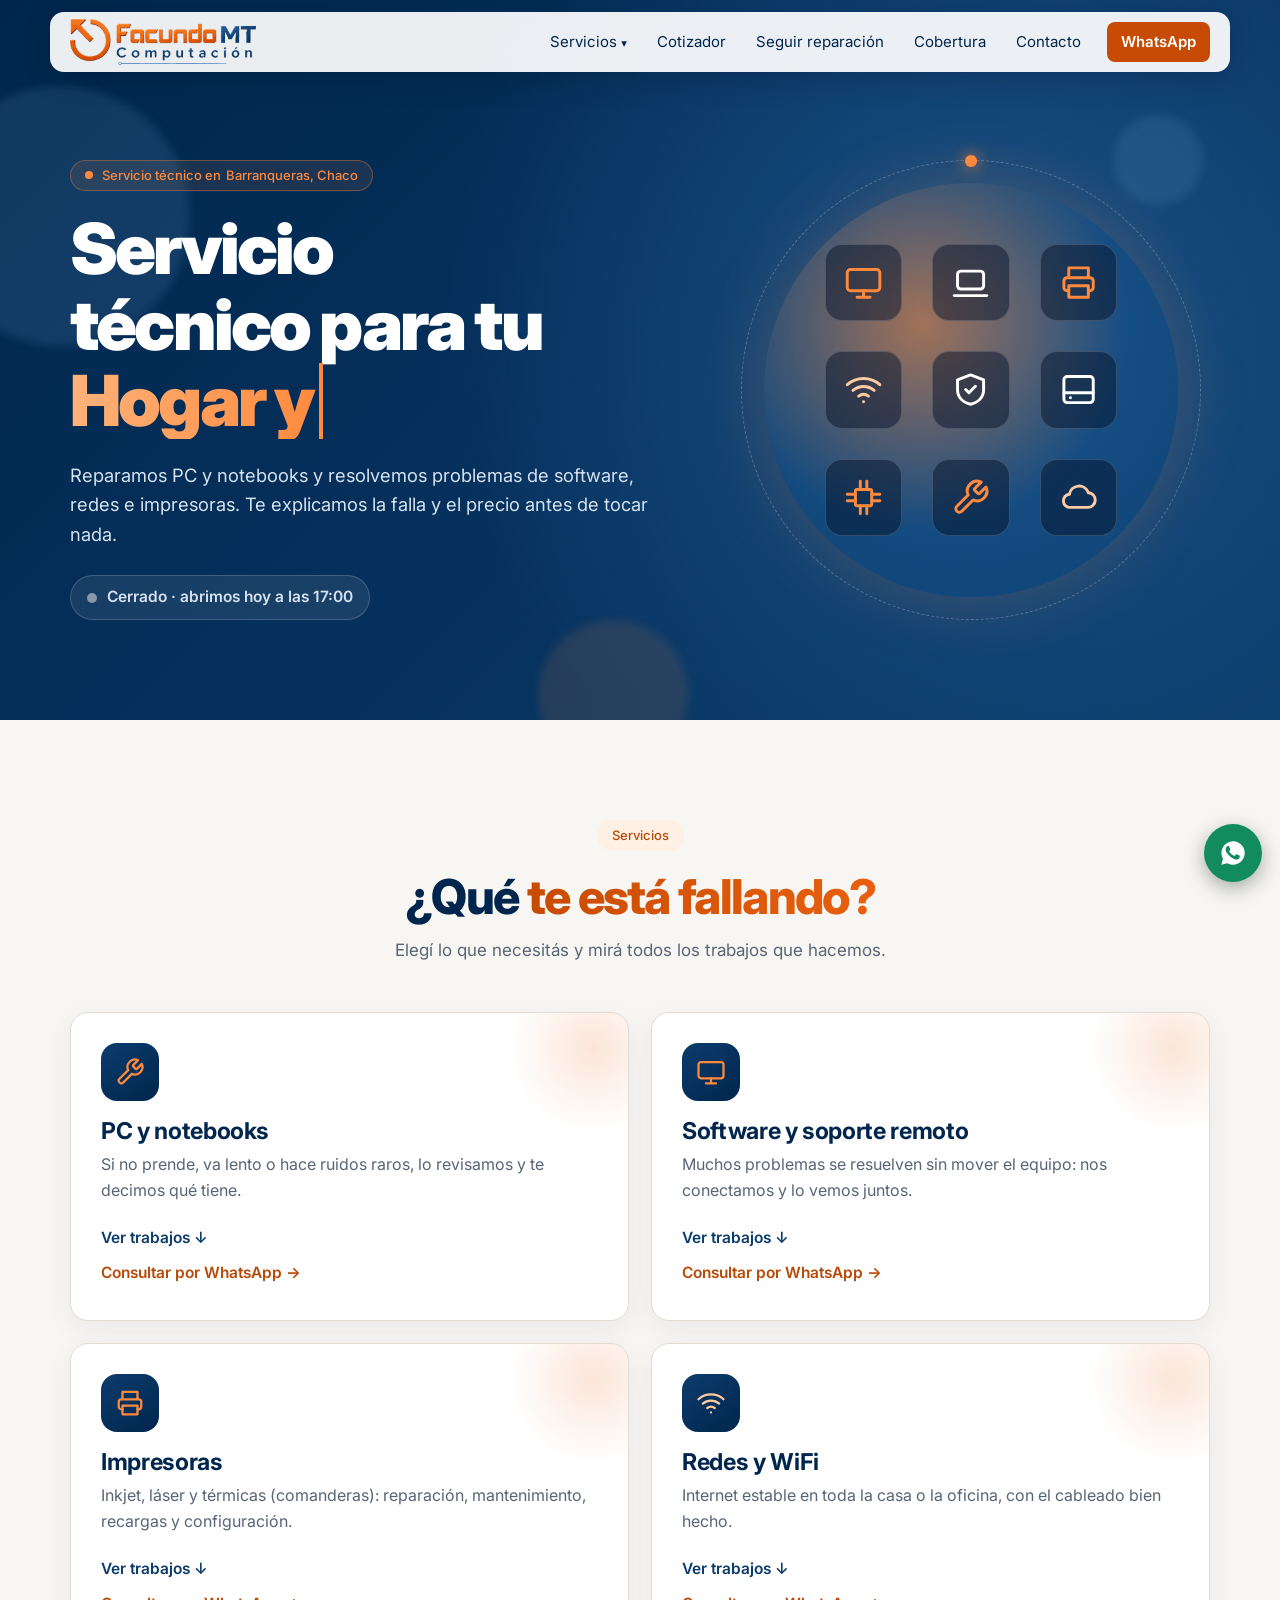
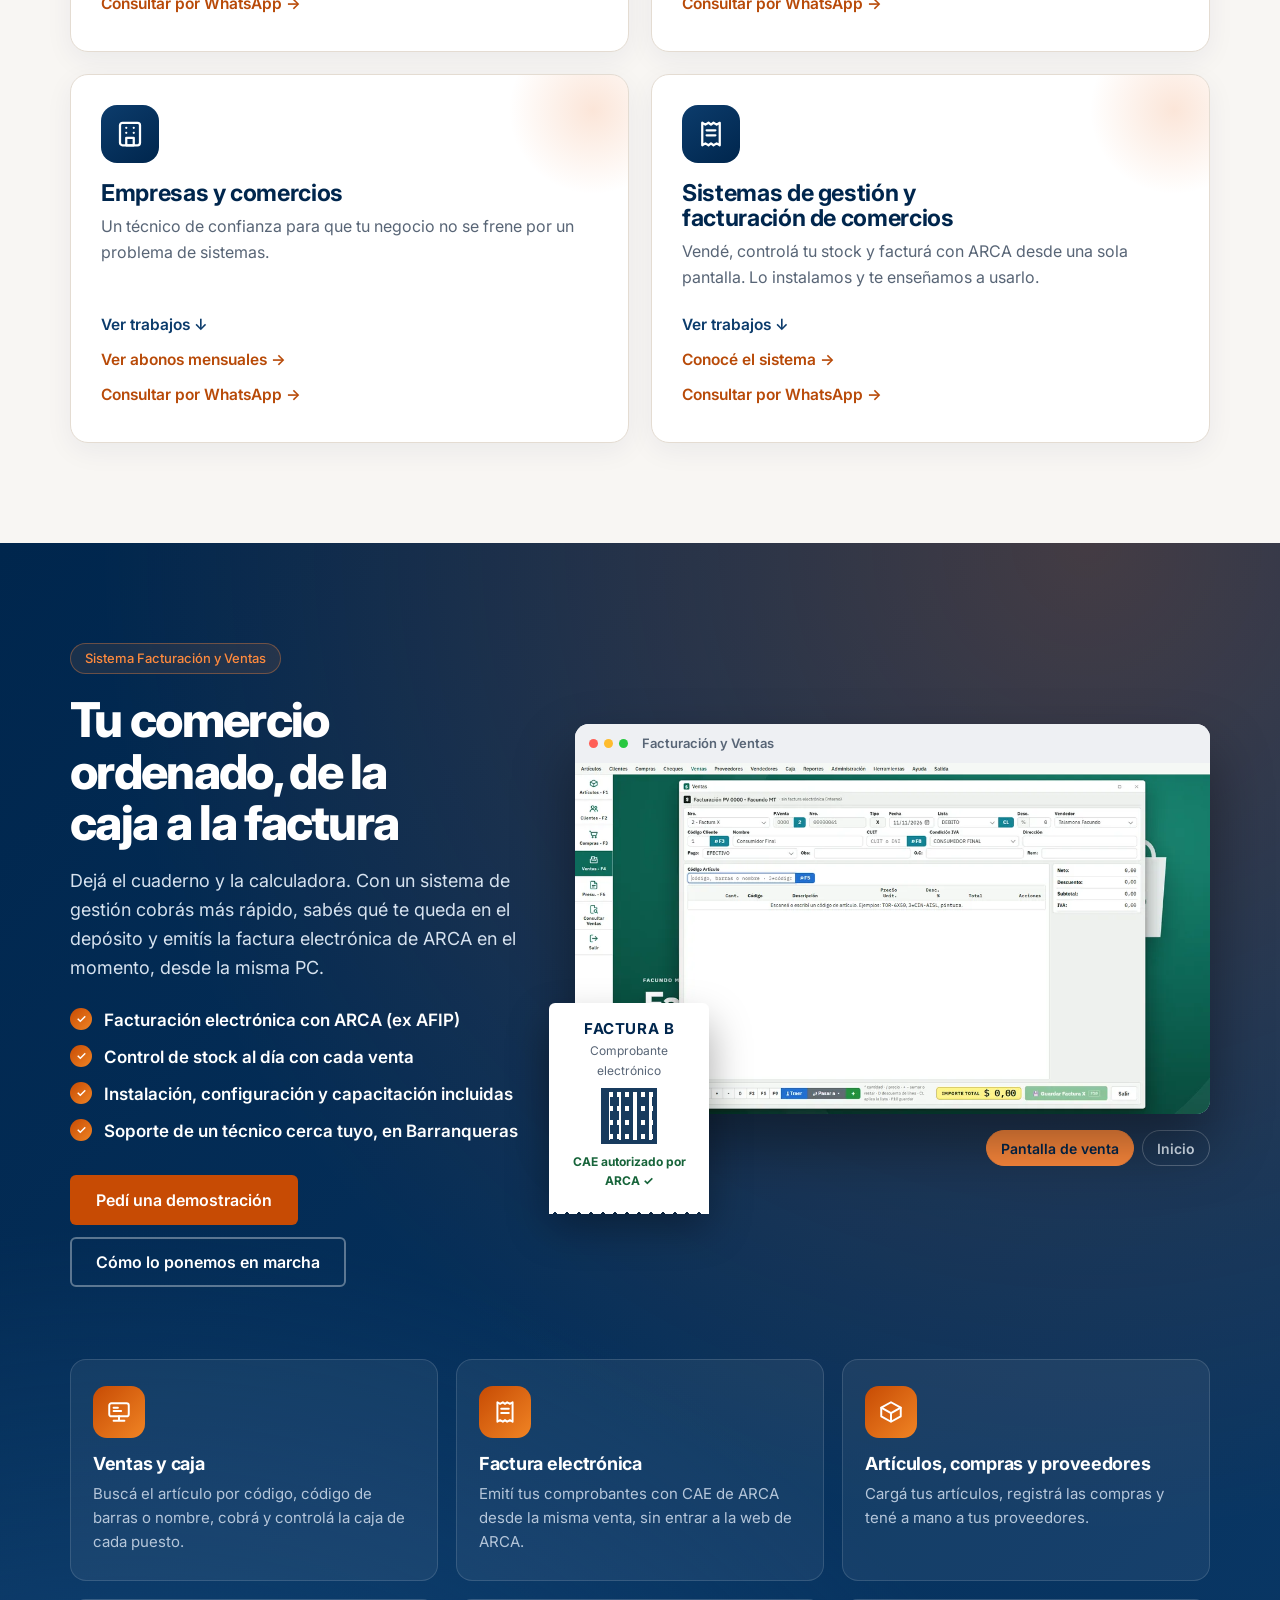
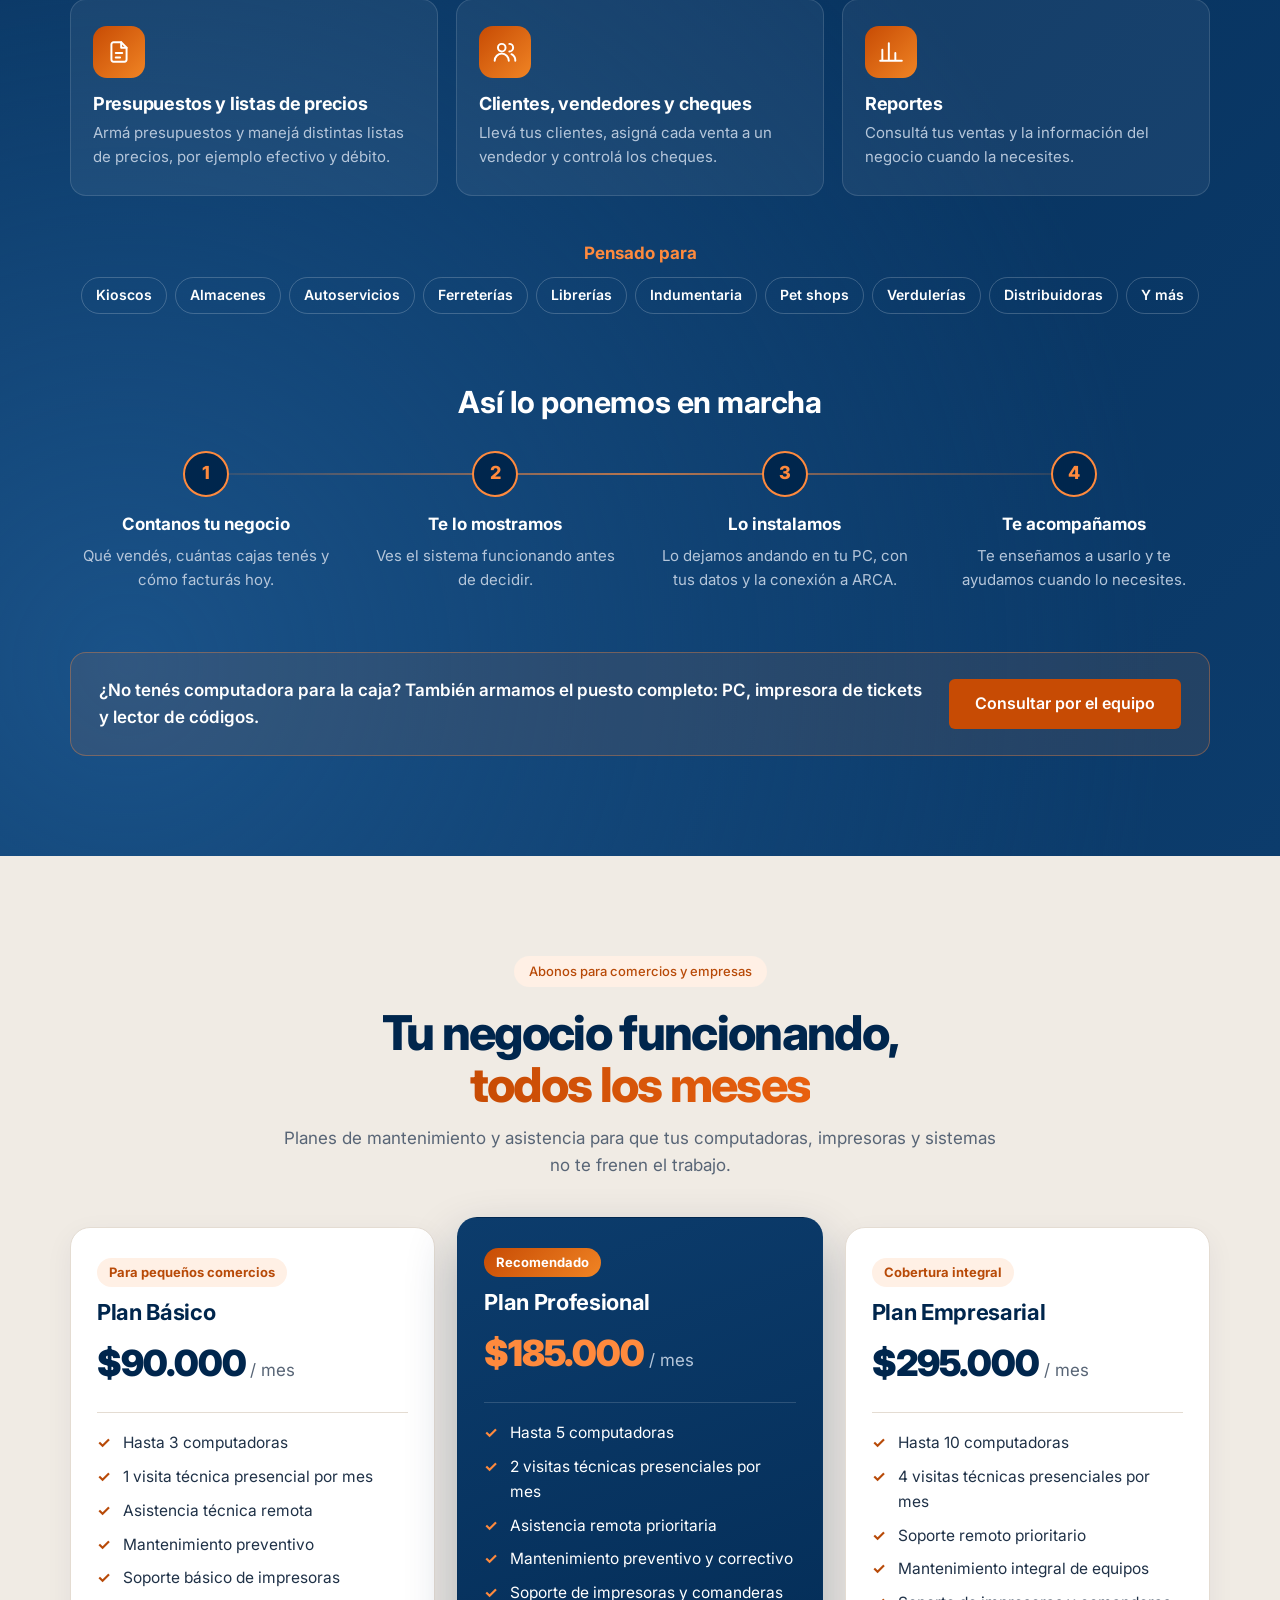
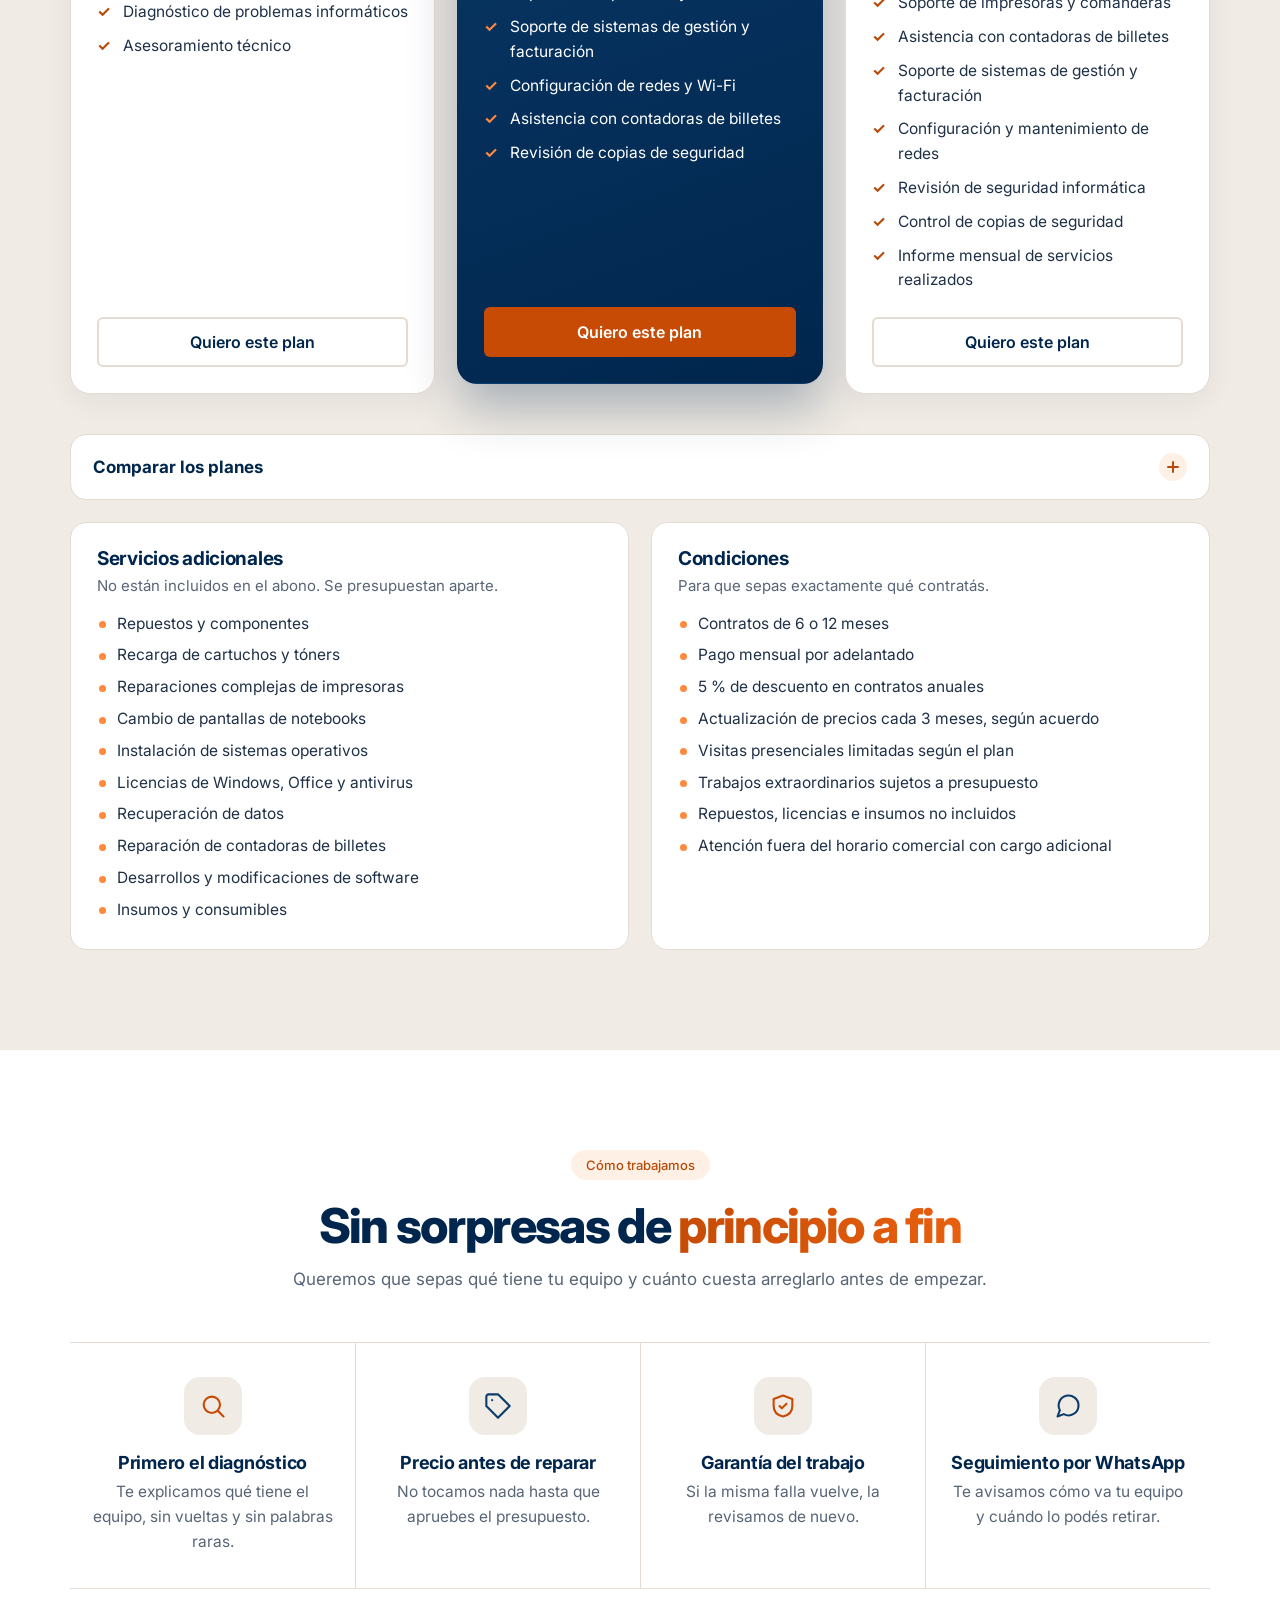
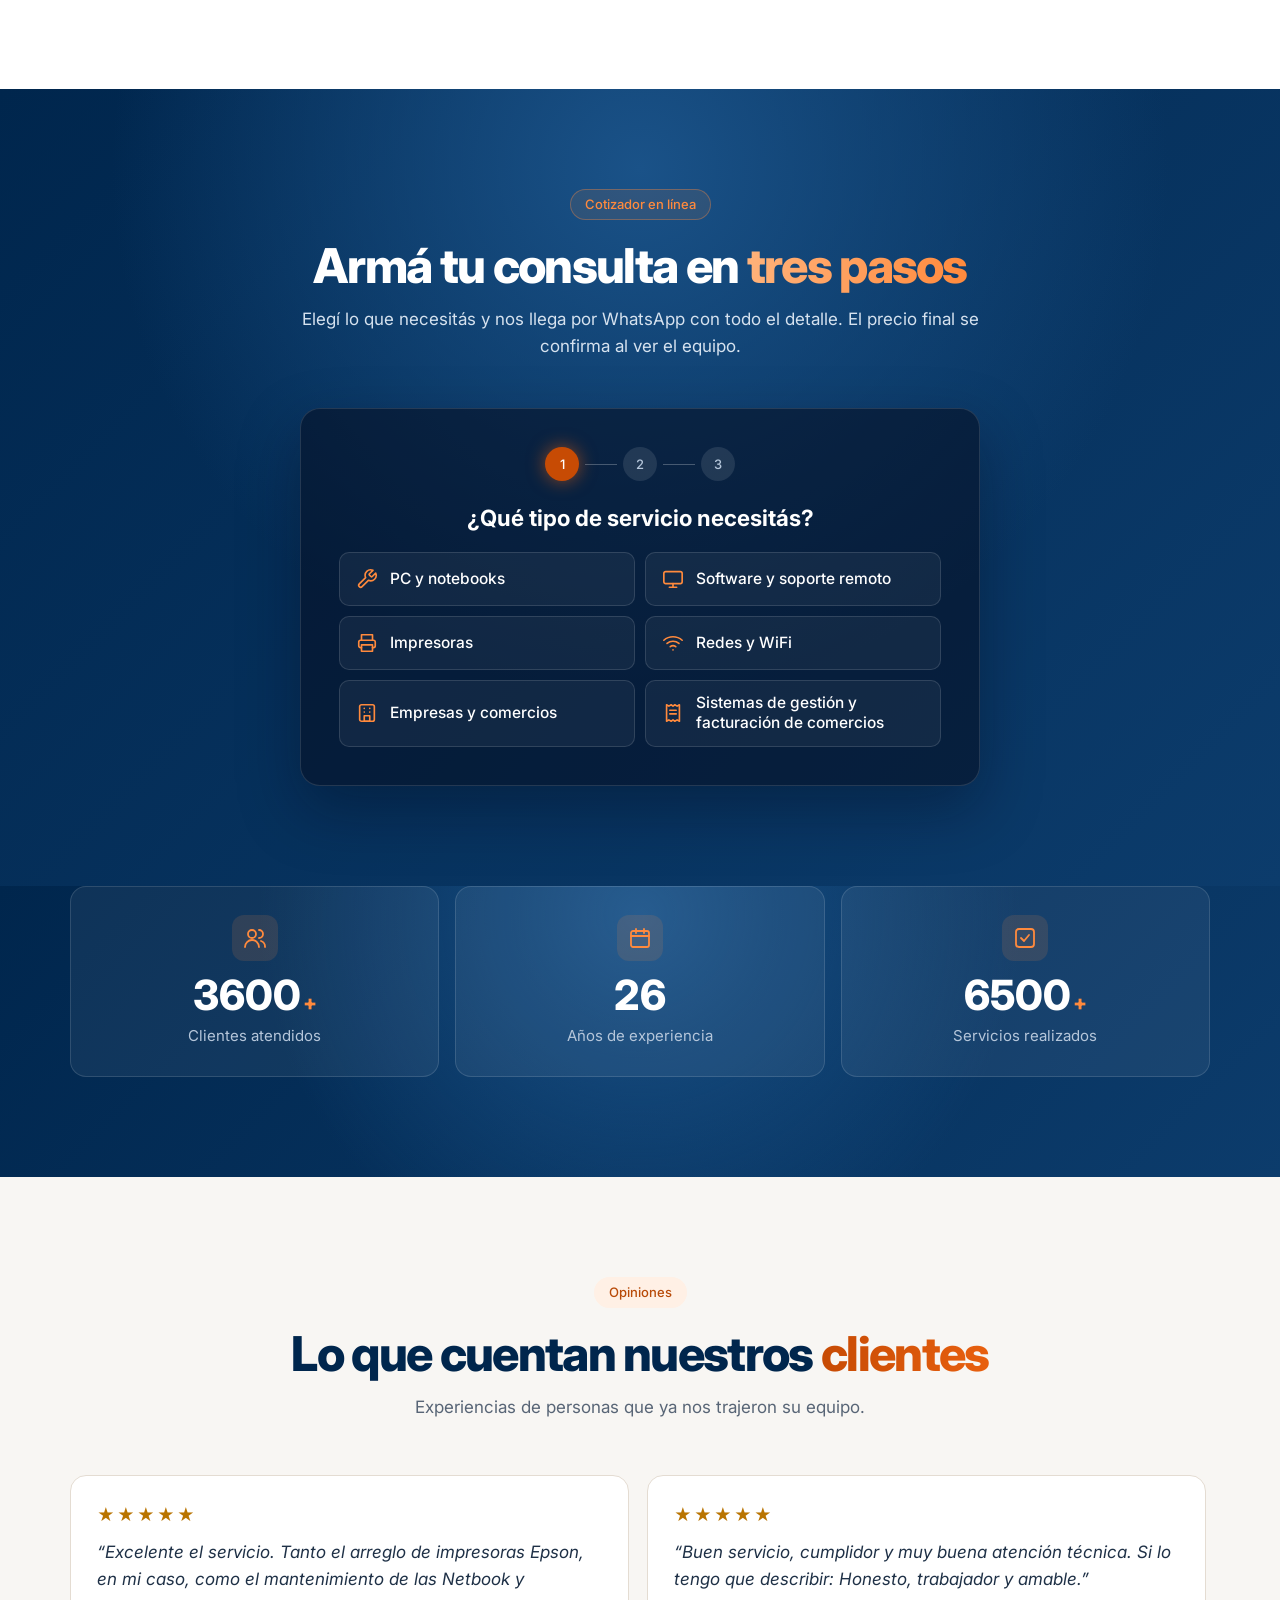
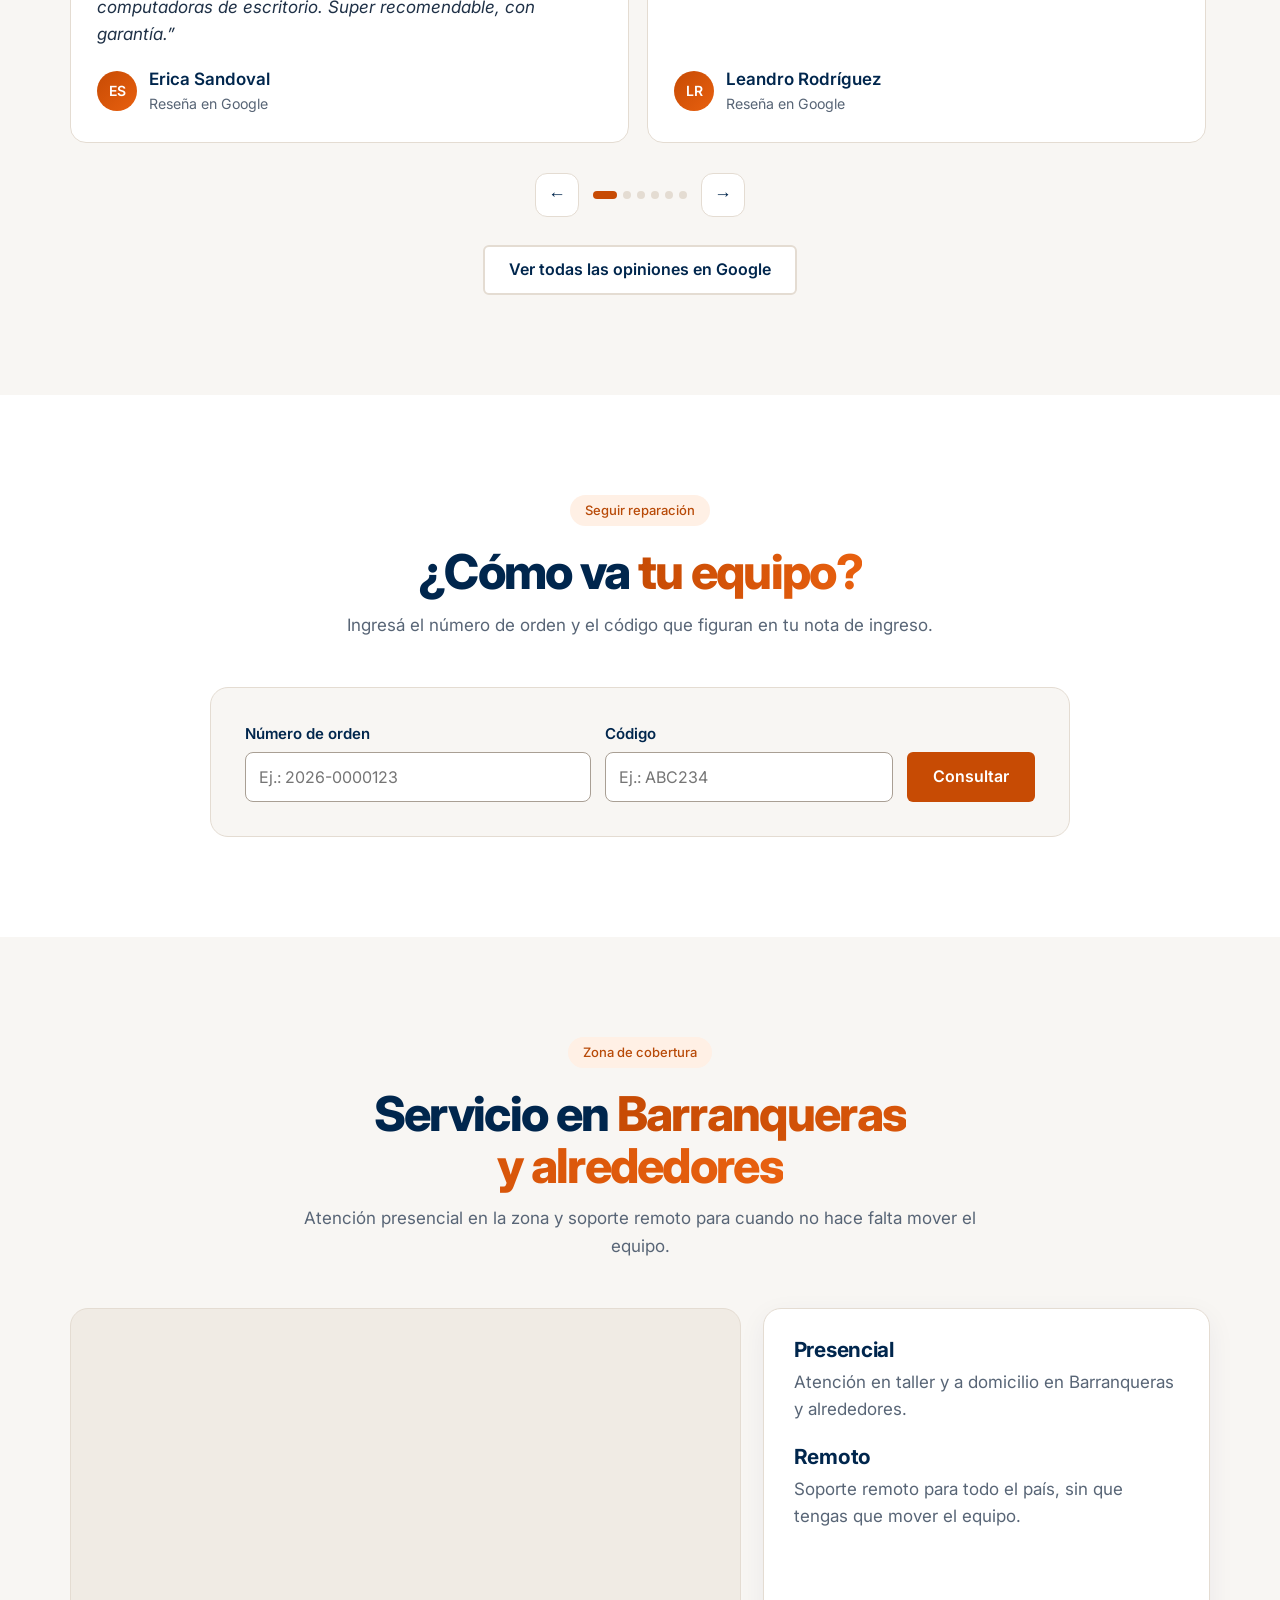
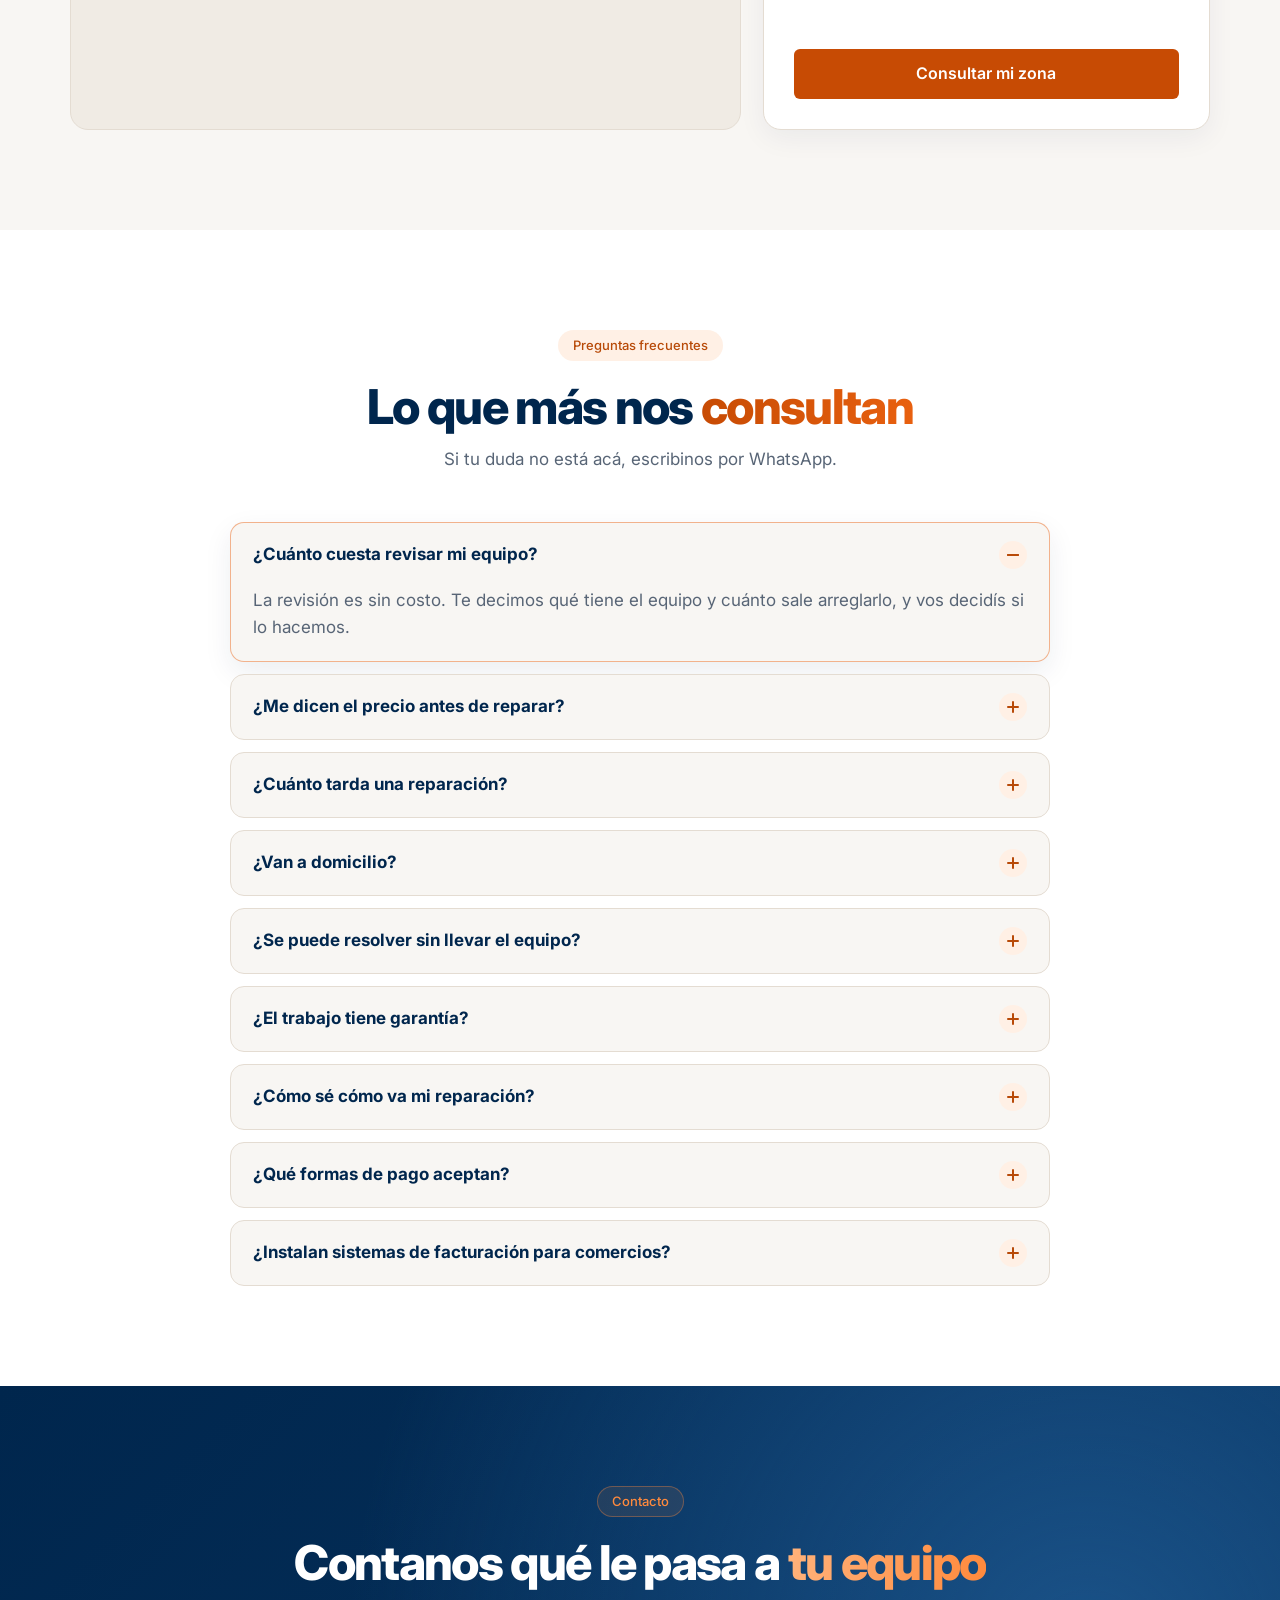
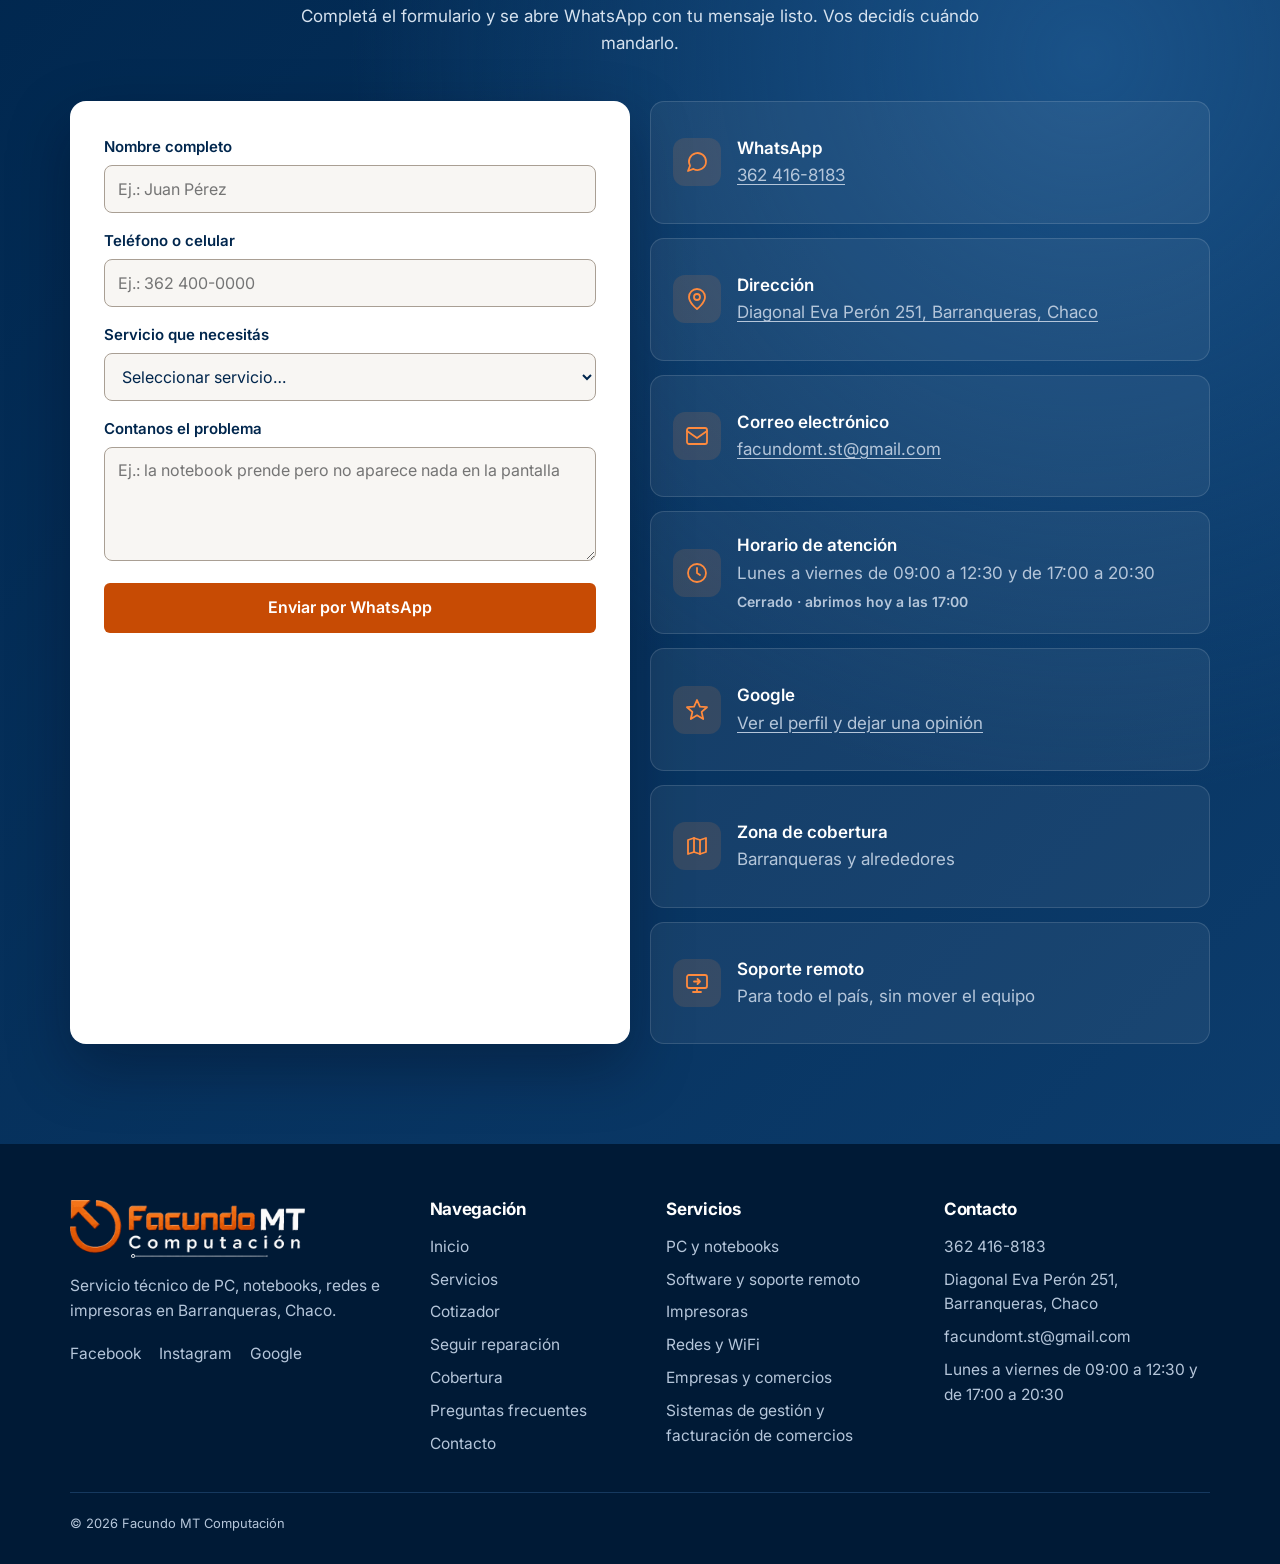
<file: index.html>
<!doctype html>
<html lang="es">
<head>
<meta charset="utf-8">
<meta name="viewport" content="width=device-width, initial-scale=1">
<title>Facundo MT Computación | Servicio técnico en Barranqueras, Chaco</title>
<meta name="description" content="Servicio técnico de PC, notebooks, impresoras y redes en Barranqueras, Chaco. Soporte remoto y sistemas de facturación con ARCA. Consultá por WhatsApp.">
<link rel="canonical" href="https://www.facundomt.com.ar/">
<meta name="theme-color" content="#00264d">
<meta property="og:type" content="website">
<meta property="og:locale" content="es_AR">
<meta property="og:site_name" content="Facundo MT Computación">
<meta property="og:title" content="Facundo MT Computación | Servicio técnico en Barranqueras, Chaco">
<meta property="og:description" content="Reparación de PC, notebooks, impresoras y redes. Soporte remoto y sistemas de facturación con ARCA.">
<meta property="og:url" content="https://www.facundomt.com.ar/">
<meta property="og:image" content="https://www.facundomt.com.ar/compartir.png">
<meta property="og:image:width" content="1200">
<meta property="og:image:height" content="630">
<meta property="og:image:alt" content="Logo de Facundo MT Computación">
<meta name="twitter:card" content="summary_large_image">
<script type="application/ld+json">
{
  "@context": "https://schema.org",
  "@type": "ComputerRepair",
  "name": "Facundo MT Computación",
  "url": "https://www.facundomt.com.ar/",
  "logo": "https://www.facundomt.com.ar/logo.png",
  "image": "https://www.facundomt.com.ar/compartir.png",
  "telephone": "+54 9 362 416-8183",
  "email": "facundomt.st@gmail.com",
  "address": {
    "@type": "PostalAddress",
    "streetAddress": "Diagonal Eva Perón 251",
    "addressLocality": "Barranqueras",
    "addressRegion": "Chaco",
    "addressCountry": "AR"
  },
  "areaServed": "Barranqueras, Chaco",
  "geo": { "@type": "GeoCoordinates", "latitude": -27.4828263, "longitude": -58.9462303 },
  "hasMap": "https://maps.google.com/?cid=14906076597080427444",
  "sameAs": [
    "https://maps.google.com/?cid=14906076597080427444",
    "https://www.facebook.com/facundo.facundomt",
    "https://www.instagram.com/facundomt.st/"
  ],
  "openingHoursSpecification": [
    { "@type": "OpeningHoursSpecification", "dayOfWeek": ["Monday", "Tuesday", "Wednesday", "Thursday", "Friday"], "opens": "09:00", "closes": "12:30" },
    { "@type": "OpeningHoursSpecification", "dayOfWeek": ["Monday", "Tuesday", "Wednesday", "Thursday", "Friday"], "opens": "17:00", "closes": "20:30" }
  ]
}
</script>
<link rel="icon" type="image/png" href="favicon.png?v=30">
<link rel="apple-touch-icon" href="favicon.png?v=30">
<link rel="preconnect" href="https://fonts.googleapis.com">
<link rel="preconnect" href="https://fonts.gstatic.com" crossorigin>
<link href="https://fonts.googleapis.com/css2?family=Inter:wght@400;500;600;700;800;900&display=swap" rel="stylesheet">
<link rel="stylesheet" href="estilos.css?v=30">
</head>
<body>
<a class="saltar" href="#servicios">Saltar al contenido</a>
<div id="aviso-config" class="aviso-config" hidden>Vista previa: completá tus datos en <code>config.js</code> para activar tu WhatsApp.</div>

<header class="cabecera">
  <div class="contenedor cabecera-fila">
    <a class="marca" href="#inicio">
      <img src="logo.png?v=30" alt="Facundo MT Computación" width="600" height="148">
    </a>
    <button class="menu-boton" aria-expanded="false" aria-controls="menu" aria-label="Abrir menú">
      <span></span><span></span>
    </button>
    <nav id="menu" class="menu" aria-label="Principal">
      <div class="menu-grupo">
        <a href="#servicios">Servicios <span class="flecha" aria-hidden="true">▾</span></a>
        <div id="mega" class="mega"></div>
      </div>
      <a href="#cotizador">Cotizador</a>
      <a href="#seguimiento">Seguir reparación</a>
      <a href="#cobertura">Cobertura</a>
      <a href="#contacto">Contacto</a>
      <a class="menu-wa" data-wa="Hola, necesito ayuda con un equipo." target="_blank" rel="noopener">WhatsApp</a>
    </nav>
  </div>
</header>

<main>
  <section id="inicio" class="portada">
    <div class="particulas" aria-hidden="true"><i></i><i></i><i></i></div>
    <div class="contenedor portada-grilla">
      <div>
        <p class="insignia entrada"><span class="punto"></span>Servicio técnico en <span data-ciudad></span></p>
        <h1 class="entrada" style="--d:.1s" aria-label="Servicio técnico para tu PC, notebook, hogar, oficina o comercio">
          <span aria-hidden="true">Servicio técnico para tu</span>
          <span class="escritura" aria-hidden="true"><span id="escritura-texto">PC y notebook</span></span>
        </h1>
        <p class="portada-texto entrada" style="--d:.2s">Reparamos PC y notebooks y resolvemos problemas de software, redes e impresoras. Te explicamos la falla y el precio antes de tocar nada.</p>
        <p class="estado-local entrada" style="--d:.3s" id="estado-local" hidden><span class="estado-punto"></span><span id="estado-texto"></span></p>
      </div>
      <div class="orbe entrada" style="--d:.4s" aria-hidden="true">
        <div class="orbe-nucleo"></div>
        <div class="orbe-anillo"></div>
        <div class="orbe-iconos" id="orbe-iconos"></div>
      </div>
    </div>
  </section>

  <section id="servicios" class="seccion">
    <div class="contenedor">
      <div class="encabezado">
        <p class="insignia insignia-clara">Servicios</p>
        <h2>¿Qué <span class="texto-degrade">te está fallando?</span></h2>
        <p>Elegí lo que necesitás y mirá todos los trabajos que hacemos.</p>
      </div>
      <div id="lista-servicios" class="servicios"></div>
    </div>
  </section>

  <section id="sistema-gestion" class="seccion seccion-gestion" hidden>
    <div class="contenedor">
      <div class="gestion-portada">
        <div class="gestion-texto">
          <p class="insignia">Sistema Facturación y Ventas</p>
          <h2 id="gestion-titulo"></h2>
          <p class="gestion-bajada" id="gestion-texto"></p>
          <ul class="gestion-puntos" id="gestion-puntos"></ul>
          <div class="gestion-acciones">
            <a class="boton boton-wa" data-wa="Hola, quiero ver una demostración del sistema de gestión y facturación para mi comercio." target="_blank" rel="noopener">Pedí una demostración</a>
            <a class="boton boton-linea" href="#gestion-pasos">Cómo lo ponemos en marcha</a>
          </div>
        </div>
        <div class="gestion-ilustracion">
          <div class="capturas" id="capturas">
            <div class="capturas-barra" aria-hidden="true"><i></i><i></i><i></i><span>Facturación y Ventas</span></div>
            <a class="capturas-marco" id="capturas-marco" href="sistema-ventas.webp?v=1" target="_blank" rel="noopener" title="Ver en tamaño completo">
              <img class="activa" src="sistema-ventas.webp?v=1" width="1100" height="609" alt="Pantalla de ventas del sistema Facturación y Ventas" loading="lazy">
              <img src="sistema-inicio.webp?v=1" width="1100" height="521" alt="Pantalla de inicio del sistema Facturación y Ventas" loading="lazy">
            </a>
          </div>
          <div class="capturas-botones" role="group" aria-label="Elegir pantalla">
            <button type="button" aria-pressed="true" data-captura="0">Pantalla de venta</button>
            <button type="button" aria-pressed="false" data-captura="1">Inicio</button>
          </div>
          <div class="ticket" aria-hidden="true">
            <b>FACTURA B</b>
            <span>Comprobante electrónico</span>
            <div class="ticket-qr"></div>
            <span class="ticket-cae">CAE autorizado por ARCA ✓</span>
          </div>
        </div>
      </div>

      <ul class="gestion-funciones" id="gestion-funciones"></ul>

      <div class="gestion-rubros">
        <p>Pensado para</p>
        <ul id="gestion-rubros"></ul>
      </div>

      <div class="gestion-pasos-zona" id="gestion-pasos">
        <h3>Así lo ponemos en marcha</h3>
        <ol class="gestion-pasos" id="gestion-lista-pasos"></ol>
      </div>

      <div class="gestion-equipos" id="gestion-equipos-caja">
        <p id="gestion-equipos"></p>
        <a class="boton boton-wa" data-wa="Hola, necesito armar el puesto de caja para mi comercio (PC, impresora de tickets y lector)." target="_blank" rel="noopener">Consultar por el equipo</a>
      </div>
    </div>
  </section>


  <section id="abonos" class="seccion seccion-abonos" hidden>
    <div class="contenedor">
      <div class="encabezado">
        <p class="insignia insignia-clara">Abonos para comercios y empresas</p>
        <h2>Tu negocio funcionando, <span class="texto-degrade">todos los meses</span></h2>
        <p>Planes de mantenimiento y asistencia para que tus computadoras, impresoras y sistemas no te frenen el trabajo.</p>
      </div>
      <div class="planes" id="lista-planes"></div>

      <details class="comparativa">
        <summary>Comparar los planes <span class="pregunta-signo" aria-hidden="true"></span></summary>
        <div class="comparativa-tabla">
          <table>
            <thead><tr><th scope="col">Servicio</th><th scope="col">Básico</th><th scope="col">Profesional</th><th scope="col">Empresarial</th></tr></thead>
            <tbody id="tabla-abonos"></tbody>
          </table>
        </div>
      </details>

      <div class="abonos-extra">
        <div>
          <h3>Servicios adicionales</h3>
          <p>No están incluidos en el abono. Se presupuestan aparte.</p>
          <ul id="abonos-adicionales"></ul>
        </div>
        <div>
          <h3>Condiciones</h3>
          <p>Para que sepas exactamente qué contratás.</p>
          <ul id="abonos-condiciones"></ul>
        </div>
      </div>
    </div>
  </section>

  <section class="seccion seccion-motivos">
    <div class="contenedor">
      <div class="encabezado">
        <p class="insignia insignia-clara">Cómo trabajamos</p>
        <h2>Sin sorpresas de <span class="texto-degrade">principio a fin</span></h2>
        <p>Queremos que sepas qué tiene tu equipo y cuánto cuesta arreglarlo antes de empezar.</p>
      </div>
      <ul id="lista-motivos" class="motivos"></ul>
    </div>
  </section>

  <section id="cotizador" class="seccion seccion-cotizador">
    <div class="contenedor">
      <div class="encabezado">
        <p class="insignia">Cotizador en línea</p>
        <h2>Armá tu consulta en <span class="texto-degrade">tres pasos</span></h2>
        <p>Elegí lo que necesitás y nos llega por WhatsApp con todo el detalle. El precio final se confirma al ver el equipo.</p>
      </div>
      <div class="asistente" id="asistente">
        <ol class="pasos" aria-hidden="true"><li>1</li><li>2</li><li>3</li></ol>
        <p class="asistente-paso" id="asistente-titulo" tabindex="-1"></p>
        <div id="asistente-cuerpo" class="asistente-opciones"></div>
        <button id="asistente-atras" class="asistente-atras" type="button" hidden>← Atrás</button>
      </div>
    </div>
  </section>

  <section id="bloque-numeros" class="seccion seccion-numeros" hidden>
    <div class="contenedor numeros" id="lista-numeros"></div>
  </section>

  <section id="bloque-opiniones" class="seccion" hidden>
    <div class="contenedor">
      <div class="encabezado">
        <p class="insignia insignia-clara">Opiniones</p>
        <h2>Lo que cuentan nuestros <span class="texto-degrade">clientes</span></h2>
        <p>Experiencias de personas que ya nos trajeron su equipo.</p>
      </div>
      <div class="carrusel-zona">
        <div id="lista-opiniones" class="carrusel" tabindex="0" aria-label="Opiniones de clientes"></div>
        <div class="carrusel-control">
          <button type="button" id="opinion-anterior" aria-label="Opinión anterior">←</button>
          <div id="opinion-puntos" class="carrusel-puntos" aria-hidden="true"></div>
          <button type="button" id="opinion-siguiente" aria-label="Opinión siguiente">→</button>
        </div>
      </div>
      <p class="opiniones-google" id="opiniones-google" hidden><a class="boton boton-linea-oscura" target="_blank" rel="noopener">Ver todas las opiniones en Google</a></p>
    </div>
  </section>

  <section id="seguimiento" class="seccion seccion-seguimiento">
    <div class="contenedor">
      <div class="encabezado">
        <p class="insignia insignia-clara">Seguir reparación</p>
        <h2>¿Cómo va <span class="texto-degrade">tu equipo?</span></h2>
        <p>Ingresá el número de orden y el código que figuran en tu nota de ingreso.</p>
      </div>
      <div class="seguimiento-caja">
        <form id="form-seguimiento" class="seguimiento-form" novalidate>
          <div>
            <label for="s-folio">Número de orden</label>
            <input id="s-folio" name="folio" autocomplete="off" inputmode="numeric" placeholder="Ej.: 2026-0000123" required>
          </div>
          <div>
            <label for="s-codigo">Código</label>
            <input id="s-codigo" name="codigo" autocomplete="off" autocapitalize="characters" spellcheck="false" maxlength="12" placeholder="Ej.: ABC234" required>
          </div>
          <button class="boton boton-wa" type="submit">Consultar</button>
        </form>
        <div id="resultado-seguimiento" class="seguimiento-resultado" aria-live="polite"></div>
      </div>
    </div>
  </section>

  <section id="cobertura" class="seccion seccion-cobertura">
    <div class="contenedor">
      <div class="encabezado">
        <p class="insignia insignia-clara">Zona de cobertura</p>
        <h2>Servicio en <span class="texto-degrade" id="cobertura-titulo"></span></h2>
        <p>Atención presencial en la zona y soporte remoto para cuando no hace falta mover el equipo.</p>
      </div>
      <div class="cobertura-grilla">
        <div class="cobertura-mapa" id="cobertura-mapa"></div>
        <div class="cobertura-info">
          <h3>Presencial</h3>
          <p id="cobertura-presencial"></p>
          <ul id="cobertura-zonas" class="zonas"></ul>
          <h3>Remoto</h3>
          <p id="cobertura-remoto"></p>
          <a class="boton boton-wa" data-wa="Hola, ¿llegan hasta mi zona?" target="_blank" rel="noopener">Consultar mi zona</a>
        </div>
      </div>
    </div>
  </section>

  <section id="preguntas" class="seccion seccion-preguntas" hidden>
    <div class="contenedor">
      <div class="encabezado">
        <p class="insignia insignia-clara">Preguntas frecuentes</p>
        <h2>Lo que más nos <span class="texto-degrade">consultan</span></h2>
        <p>Si tu duda no está acá, escribinos por WhatsApp.</p>
      </div>
      <div id="lista-preguntas" class="preguntas"></div>
    </div>
  </section>

  <section id="contacto" class="seccion seccion-contacto">
    <div class="contenedor">
      <div class="contacto-titulo">
        <p class="insignia">Contacto</p>
        <h2>Contanos qué le pasa a <span class="texto-degrade">tu equipo</span></h2>
        <p>Completá el formulario y se abre WhatsApp con tu mensaje listo. Vos decidís cuándo mandarlo.</p>
      </div>
      <div class="contacto-grilla">
        <form id="formulario" class="formulario">
          <label for="f-nombre">Nombre completo</label>
          <input id="f-nombre" name="nombre" autocomplete="name" placeholder="Ej.: Juan Pérez" required>
          <label for="f-telefono">Teléfono o celular</label>
          <input id="f-telefono" name="telefono" type="tel" autocomplete="tel" placeholder="Ej.: 362 400-0000">
          <label for="f-servicio">Servicio que necesitás</label>
          <select id="f-servicio" name="servicio" required></select>
          <label for="f-problema">Contanos el problema</label>
          <textarea id="f-problema" name="problema" rows="4" required placeholder="Ej.: la notebook prende pero no aparece nada en la pantalla"></textarea>
          <button class="boton boton-wa" type="submit">Enviar por WhatsApp</button>
        </form>
        <ul id="datos-contacto" class="contacto-tarjetas"></ul>
      </div>
    </div>
  </section>
</main>

<footer class="pie">
  <div class="contenedor pie-grilla">
    <div>
      <img class="pie-marca" src="logo-claro.png?v=30" alt="Facundo MT Computación" width="600" height="148" loading="lazy">
      <p>Servicio técnico de PC, notebooks, redes e impresoras en <span data-ciudad></span>.</p>
      <div id="pie-redes" class="pie-redes"></div>
    </div>
    <nav aria-label="Secciones">
      <h3>Navegación</h3>
      <ul>
        <li><a href="#inicio">Inicio</a></li>
        <li><a href="#servicios">Servicios</a></li>
        <li><a href="#cotizador">Cotizador</a></li>
        <li><a href="#seguimiento">Seguir reparación</a></li>
        <li><a href="#cobertura">Cobertura</a></li>
        <li><a href="#preguntas">Preguntas frecuentes</a></li>
        <li><a href="#contacto">Contacto</a></li>
      </ul>
    </nav>
    <nav aria-label="Servicios">
      <h3>Servicios</h3>
      <ul id="pie-servicios"></ul>
    </nav>
    <div>
      <h3>Contacto</h3>
      <ul id="pie-contacto"></ul>
    </div>
  </div>
  <div class="contenedor pie-copy"><small>© <span id="anio"></span> <span data-nombre></span></small></div>
</footer>

<a class="wa-flotante" data-wa="Hola, necesito ayuda con un equipo." target="_blank" rel="noopener" aria-label="Escribir por WhatsApp">
  <svg viewBox="0 0 24 24" width="28" height="28" aria-hidden="true"><path fill="currentColor" d="M12 2a10 10 0 0 0-8.6 15L2 22l5.1-1.3A10 10 0 1 0 12 2Zm5.8 14.1c-.2.7-1.4 1.3-2 1.4-.5.1-1.2.1-1.9-.1-.4-.1-1-.3-1.8-.7-3-1.3-5-4.4-5.200-4.600-.1-.2-1.200-1.600-1.200-3.100s.8-2.200 1.100-2.500c.3-.3.600-.4.800-.4h.6c.2 0 .4 0 .6.500l.8 2c.1.200.1.400 0 .6l-.3.5-.4.5c-.1.100-.3.300-.1.600.2.300.8 1.300 1.700 2.100 1.200 1 2.100 1.400 2.400 1.500.3.100.5.100.7-.1l.9-1.100c.2-.3.400-.2.700-.1l1.900.9c.3.100.5.200.6.300.100.200.100.800-.1 1.500Z"/></svg>
</a>

<script src="config.js?v=30"></script>
<script src="app.js?v=30"></script>
</body>
</html>
</file>
<file: estilos.css>
:root {
  --tinta: #00264d;
  --tinta-2: #0c3c6c;
  --texto: #1f3147;
  --texto-suave: #586576;
  --papel: #f8f6f3;
  --papel-2: #f0ebe4;
  --blanco: #ffffff;
  --linea: #e4dcd2;
  --ambar: #ff8a3d;
  --ambar-oscuro: #b84a08;
  --azul: #ffb27a;
  --wa: #c74b04;
  --wa-hover: #b04304;
  --claro-suave: #b5c6da;
  --titulos: "Inter", system-ui, -apple-system, "Segoe UI", sans-serif;
  --cuerpo: "Inter", system-ui, -apple-system, "Segoe UI", sans-serif;
  --mono: "Inter", system-ui, -apple-system, "Segoe UI", sans-serif;
}

* { box-sizing: border-box; }
html { scroll-behavior: smooth; scroll-padding-top: 92px; }
body { margin: 0; background: var(--papel); color: var(--texto); font: 400 1.0625rem/1.6 var(--cuerpo); overflow-x: hidden; }
h1, h2, h3 { font-family: var(--titulos); line-height: 1.08; margin: 0; color: var(--tinta); text-wrap: balance; }
h1 { font-size: clamp(2.35rem, 6vw, 4.4rem); font-weight: 900; letter-spacing: -.04em; color: var(--blanco); }
h2 { font-size: clamp(1.9rem, 4vw, 3rem); font-weight: 800; letter-spacing: -.035em; }
h3 { font-size: 1.3rem; font-weight: 700; letter-spacing: -.015em; }
p { margin: 0; }
a { color: inherit; }
:focus-visible { outline: 3px solid var(--ambar); outline-offset: 3px; border-radius: 4px; }
[hidden] { display: none !important; }

.contenedor { width: min(1140px, 100% - 32px); margin-inline: auto; }
.saltar { position: absolute; left: -999px; top: 8px; background: var(--blanco); padding: 8px 14px; z-index: 30; }
.saltar:focus { left: 8px; }
.aviso-config { background: var(--ambar); color: var(--tinta); font-size: .875rem; padding: 6px 16px; text-align: center; }
.aviso-config code { font-family: var(--mono); }

.boton { display: inline-flex; align-items: center; justify-content: center; min-height: 50px; padding: 12px 24px; border-radius: 6px; border: 2px solid transparent; font: 600 1rem/1.2 var(--cuerpo); text-decoration: none; cursor: pointer; transition: background-color .15s, color .15s, border-color .15s, transform .2s, box-shadow .2s; }
.boton:hover { transform: translateY(-2px); }
.boton-wa { background: var(--wa); color: #fff; }
.boton-wa:hover { background: var(--wa-hover); box-shadow: 0 10px 26px rgba(232, 96, 15, .4); }
.boton-linea { border-color: rgba(255, 255, 255, .35); color: var(--blanco); }
.boton-linea:hover { border-color: var(--ambar); color: var(--ambar); }

/* Cabecera flotante */
.cabecera { position: fixed; top: 12px; left: 12px; right: 12px; max-width: 1180px; margin-inline: auto; z-index: 20; background: rgba(255, 255, 255, .92); backdrop-filter: blur(14px); color: var(--tinta); border-radius: 14px; box-shadow: 0 8px 26px rgba(4, 16, 36, .22); transition: background-color .25s, box-shadow .25s; }
.cabecera.con-scroll { background: var(--blanco); box-shadow: 0 10px 32px rgba(4, 16, 36, .28); }
.cabecera-fila { display: flex; align-items: center; justify-content: space-between; min-height: 60px; gap: 20px; }
.marca { display: flex; align-items: center; gap: 10px; font: 700 1.125rem/1.1 var(--titulos); text-decoration: none; }
.marca img { display: block; width: auto; height: 46px; }
.menu { display: flex; align-items: center; gap: 6px; font-size: .9375rem; }
.menu a { display: block; white-space: nowrap; padding: 7px 12px; border-radius: 8px; text-decoration: none; transition: background-color .2s, color .2s; }
.menu a:hover, .menu a.activa { background: var(--papel-2); color: #b84a08; }
.menu .menu-wa { background: var(--wa); color: #fff; padding: 8px 14px; margin-left: 8px; font-weight: 600; }
.menu .menu-wa:hover { background: var(--wa-hover); color: #fff; }
.flecha { display: inline-block; font-size: .75em; transition: transform .2s; }
.menu-grupo { position: relative; }
.menu-grupo:hover .flecha, .menu-grupo:focus-within .flecha { transform: rotate(180deg); }
.mega { position: absolute; top: calc(100% + 12px); left: -20px; width: 560px; display: grid; grid-template-columns: 1fr 1fr; gap: 4px; padding: 12px; background: var(--blanco); border-radius: 14px; box-shadow: 0 18px 44px rgba(4, 16, 36, .28); opacity: 0; visibility: hidden; transform: translateY(10px); transition: opacity .2s, transform .2s, visibility .2s; }
.mega::before { content: ""; position: absolute; left: 0; right: 0; top: -14px; height: 14px; }
.menu-grupo:hover .mega, .menu-grupo:focus-within .mega { opacity: 1; visibility: visible; transform: none; }
.mega a { white-space: normal; }
.mega a b { display: block; color: var(--tinta); font-weight: 600; }
.mega a small { display: block; margin-top: 2px; color: var(--texto-suave); font-size: .8125rem; line-height: 1.35; }
.menu-boton { display: none; width: 44px; height: 44px; background: none; border: 0; padding: 10px; cursor: pointer; }
.menu-boton span { display: block; height: 2px; background: var(--tinta); margin: 7px 0; transition: transform .2s; }
.menu-boton[aria-expanded="true"] span:first-child { transform: translateY(4.5px) rotate(45deg); }
.menu-boton[aria-expanded="true"] span:last-child { transform: translateY(-4.5px) rotate(-45deg); }

/* Portada */
.portada { position: relative; overflow: hidden; background: radial-gradient(circle at 78% 45%, #1a5288 0%, transparent 52%), linear-gradient(135deg, #00264d 0%, #0c3c6c 100%); color: #d6e2ef; padding: clamp(116px, 13vw, 160px) 0 clamp(60px, 8vw, 100px); }
.portada-grilla { position: relative; display: grid; grid-template-columns: 1.25fr 1fr; gap: clamp(32px, 5vw, 64px); align-items: center; }
.insignia { display: inline-flex; flex-wrap: wrap; align-items: center; gap: .4em; margin-bottom: 20px; padding: 6px 14px; border: 1px solid rgba(255, 138, 61, .35); border-radius: 999px; background: rgba(255, 138, 61, .1); color: var(--ambar); font: 500 .8125rem/1.3 var(--mono); }
.punto { width: 8px; height: 8px; margin-right: 4px; border-radius: 50%; background: var(--ambar); animation: latir 2s ease-in-out infinite; }
.escritura { display: block; min-height: 1.08em; white-space: nowrap; }
#escritura-texto { display: inline-block; min-height: 1.08em; padding-right: 6px; vertical-align: top; background: linear-gradient(90deg, var(--azul), var(--ambar)); -webkit-background-clip: text; background-clip: text; color: transparent; border-right: 4px solid var(--ambar); animation: cursor .8s step-end infinite; }
.particulas i { position: absolute; border-radius: 50%; background: rgba(120, 170, 220, .14); filter: blur(4px); animation: derivar 9s ease-in-out infinite; }
.particulas i:nth-child(1) { width: 260px; height: 260px; left: -70px; top: 12%; }
.particulas i:nth-child(2) { width: 150px; height: 150px; left: 42%; bottom: -50px; background: rgba(255, 138, 61, .12); animation-delay: -3s; }
.particulas i:nth-child(3) { width: 90px; height: 90px; right: 6%; top: 16%; animation-delay: -6s; }
.orbe { position: relative; width: min(100%, 460px); aspect-ratio: 1; margin-inline: auto; }
.orbe-nucleo { position: absolute; inset: 5%; border-radius: 50%; background: radial-gradient(circle at 38% 34%, rgba(255, 138, 61, .6), rgba(20, 80, 135, .5) 55%, rgba(11, 60, 110, .25) 100%); box-shadow: 0 0 70px rgba(255, 138, 61, .22); animation: respirar 6s ease-in-out infinite; }
.orbe-anillo { position: absolute; inset: 0; border: 1px dashed rgba(255, 255, 255, .25); border-radius: 50%; animation: girar 22s linear infinite; }
.orbe-anillo::after { content: ""; position: absolute; top: -6px; left: calc(50% - 6px); width: 12px; height: 12px; border-radius: 50%; background: var(--ambar); box-shadow: 0 0 16px var(--ambar); }
.orbe-iconos { position: absolute; inset: 15%; display: grid; grid-template-columns: repeat(3, 1fr); place-items: center; }
.ficha { display: grid; place-items: center; width: 72%; aspect-ratio: 1; border: 1px solid rgba(255, 255, 255, .16); border-radius: 22%; background: rgba(6, 20, 45, .5); color: var(--c); animation: flotar 6s ease-in-out infinite; }
.ficha svg { width: 52%; height: 52%; fill: none; stroke: currentColor; stroke-width: 1.8; stroke-linecap: round; stroke-linejoin: round; }
.portada-texto { margin-top: 22px; max-width: 56ch; font-size: 1.15rem; }
.acciones { display: flex; flex-wrap: wrap; gap: 12px; margin-top: 32px; }

/* Secciones */
.seccion { padding: clamp(60px, 8vw, 100px) 0; }
.encabezado { max-width: 720px; margin: 0 auto 48px; text-align: center; }
.encabezado h2 { margin-bottom: 14px; }
.encabezado p:last-child { color: var(--texto-suave); font-size: 1.0625rem; }
.insignia-clara { border-color: transparent; background: #fff0e5; color: #b84a08; }
.texto-degrade { background: linear-gradient(90deg, #c74b04, #e8600f); -webkit-background-clip: text; background-clip: text; color: transparent; }
.solo-lector { position: absolute; width: 1px; height: 1px; overflow: hidden; clip-path: inset(50%); white-space: nowrap; }
.icono svg { display: block; fill: none; stroke: currentColor; stroke-width: 1.8; stroke-linecap: round; stroke-linejoin: round; }

/* Servicios */
.servicios { display: grid; grid-template-columns: repeat(2, 1fr); gap: 22px; }
.servicio { position: relative; overflow: hidden; display: flex; flex-direction: column; padding: 30px; background: var(--blanco); border: 1px solid var(--linea); border-radius: 18px; box-shadow: 0 8px 28px rgba(0, 38, 77, .06); transition: transform .25s, box-shadow .25s; }
.servicio:last-child:nth-child(odd) { grid-column: 1 / -1; }
.servicio::before { content: ""; position: absolute; top: -50px; right: -50px; width: 170px; height: 170px; border-radius: 50%; background: radial-gradient(circle, rgba(232, 96, 15, .16), transparent 70%); pointer-events: none; }
.servicio::after { content: ""; position: absolute; left: 0; right: 0; bottom: 0; height: 3px; background: linear-gradient(90deg, #c74b04, var(--ambar)); transform: scaleX(0); transform-origin: left; transition: transform .35s; }
.servicio:hover { transform: translateY(-6px); box-shadow: 0 20px 44px rgba(0, 38, 77, .14); }
.servicio:hover::after { transform: scaleX(1); }
.servicio-icono { display: grid; place-items: center; width: 58px; height: 58px; border-radius: 16px; background: linear-gradient(145deg, #0c3c6c, #00264d); color: var(--c, #ff8a3d); transition: color .25s, transform .25s, box-shadow .25s; position: relative; overflow: hidden; }
.servicio-icono::before { content: ""; position: absolute; inset: 0; background: linear-gradient(135deg, #c74b04, #f08424); opacity: 0; transition: opacity .25s; }
.servicio-icono svg { position: relative; }
.servicio-icono svg { width: 30px; height: 30px; }
.servicio:hover .servicio-icono { color: #fff; transform: translateY(-4px) scale(1.06); box-shadow: 0 12px 24px rgba(232, 96, 15, .35); }
.servicio:hover .servicio-icono::before { opacity: 1; }
.servicio h3 { margin-top: 18px; font-size: 1.45rem; }
.servicio p { margin-top: 8px; color: var(--texto-suave); font-size: 1rem; }
.servicio-detalle { display: grid; grid-template-rows: 0fr; visibility: hidden; transition: grid-template-rows .35s ease, visibility .35s; }
.servicio.abierto .servicio-detalle { grid-template-rows: 1fr; visibility: visible; }
.servicio-detalle ul { min-height: 0; overflow: hidden; list-style: none; margin: 0; padding: 0; font-size: .9688rem; }
.servicio-detalle li { position: relative; padding: 7px 0 7px 26px; }
.servicio-detalle li:first-child { margin-top: 12px; }
.servicio-detalle li::before { content: "✓"; position: absolute; left: 2px; color: var(--ambar-oscuro); font-weight: 600; }
.servicio-acciones { display: grid; justify-items: start; gap: 2px; margin-top: auto; padding-top: 16px; }
.servicio-ver { min-height: 36px; padding: 4px 0; background: none; border: 0; color: #0c3c6c; font: 600 .9688rem var(--cuerpo); cursor: pointer; }
.servicio-ver span { display: inline-block; transition: transform .3s; }
.servicio.abierto .servicio-ver span { transform: rotate(180deg); }
.servicio-enlace { padding: 4px 0; color: var(--ambar-oscuro); font-weight: 600; font-size: .9688rem; text-decoration: none; text-underline-offset: 3px; }
.servicio-enlace:hover { text-decoration: underline; }

/* Cómo trabajamos */
.seccion-motivos { background: var(--blanco); }
.motivos { display: grid; grid-template-columns: repeat(4, 1fr); list-style: none; margin: 0; padding: 0; border-block: 1px solid var(--linea); }
.motivos li { padding: 34px 22px; text-align: center; border-left: 1px solid var(--linea); transition: background-color .25s; }
.motivos li:first-child { border-left: 0; }
.motivos li:hover { background: #fff5ee; }
.motivo-icono { display: grid; place-items: center; width: 58px; height: 58px; margin: 0 auto 18px; border-radius: 16px; background: var(--papel-2); color: var(--c); transition: background .25s, color .25s, transform .25s; }
.motivo-icono svg { width: 28px; height: 28px; }
.motivos li:hover .motivo-icono { background: linear-gradient(135deg, #c74b04, #f08424); color: #fff; transform: translateY(-4px); }
.motivos h3 { font-size: 1.125rem; }
.motivos p { margin-top: 8px; color: var(--texto-suave); font-size: .9688rem; }

/* Cotizador */
.seccion-cotizador, .seccion-numeros { background: radial-gradient(circle at 50% 10%, #1a5288 0%, transparent 55%), linear-gradient(135deg, #00264d 0%, #0c3c6c 100%); color: #d6e2ef; }
.seccion-cotizador h2 { color: var(--blanco); }
.seccion-cotizador .encabezado p:last-child { color: #d6e2ef; }
.asistente { max-width: 680px; margin-inline: auto; padding: clamp(22px, 4vw, 38px); background: rgba(5, 15, 35, .6); border: 1px solid rgba(255, 255, 255, .12); border-radius: 20px; box-shadow: 0 24px 60px rgba(2, 10, 26, .35); }
.pasos { display: flex; justify-content: center; list-style: none; margin: 0 0 24px; padding: 0; }
.pasos li { position: relative; display: grid; place-items: center; width: 34px; height: 34px; border-radius: 50%; background: rgba(255, 255, 255, .1); color: var(--claro-suave); font: 500 .8125rem var(--mono); transition: background-color .25s, color .25s, box-shadow .25s; }
.pasos li + li { margin-left: 44px; }
.pasos li + li::before { content: ""; position: absolute; left: -38px; top: 50%; width: 32px; height: 1px; background: rgba(255, 255, 255, .25); }
.pasos li.activo { background: #c74b04; color: #fff; box-shadow: 0 0 18px rgba(232, 96, 15, .6); }
.asistente-paso { margin-bottom: 20px; color: var(--blanco); font: 700 1.4rem/1.2 var(--titulos); text-align: center; outline: 0; }
.asistente-opciones { display: grid; grid-template-columns: repeat(2, 1fr); gap: 10px; }
.asistente-opciones > * { animation: subir .35s ease-out both; }
.asistente-opciones > :nth-child(2) { animation-delay: .04s; }
.asistente-opciones > :nth-child(3) { animation-delay: .08s; }
.asistente-opciones > :nth-child(4) { animation-delay: .12s; }
.asistente-opciones > :nth-child(5) { animation-delay: .16s; }
.asistente-opciones > :nth-child(6) { animation-delay: .2s; }
.asistente-opciones > :not(.opcion) { grid-column: 1 / -1; text-align: center; }
.opcion { display: flex; align-items: center; gap: 12px; width: 100%; min-height: 54px; padding: 12px 16px; text-align: left; background: rgba(255, 255, 255, .05); border: 1px solid rgba(255, 255, 255, .13); border-radius: 10px; font: 500 .9688rem/1.3 var(--cuerpo); color: var(--blanco); cursor: pointer; transition: border-color .2s, background-color .2s, transform .2s; }
.opcion:last-child:nth-child(odd) { grid-column: 1 / -1; }
.opcion:hover { border-color: var(--ambar); background: rgba(255, 255, 255, .1); transform: translateY(-2px); }
.opcion svg { flex: none; width: 22px; height: 22px; color: var(--ambar); }
.resultado-detalle { color: var(--claro-suave); }
.resultado-precio { font: 700 1.6rem/1.2 var(--titulos); color: var(--blanco); }
.resultado-nota { font-size: .9375rem; color: var(--claro-suave); margin-bottom: 8px; }
.asistente-atras { display: block; margin: 14px auto 0; min-height: 44px; background: none; border: 0; padding: 8px 12px; color: var(--claro-suave); font: 500 .9688rem var(--cuerpo); cursor: pointer; }
.asistente-atras:hover { color: var(--blanco); }

/* Números */
.seccion-numeros { padding-top: 0; }
.numeros { display: grid; grid-template-columns: repeat(auto-fit, minmax(200px, 1fr)); gap: 16px; }
.numeros > div { padding: 28px 18px; text-align: center; background: rgba(255, 255, 255, .06); border: 1px solid rgba(255, 255, 255, .13); border-radius: 16px; transition: transform .25s, background-color .25s; }
.numeros > div:hover { transform: translateY(-6px); background: rgba(255, 255, 255, .1); }
.numero-icono { display: grid; place-items: center; width: 46px; height: 46px; margin: 0 auto 14px; border-radius: 12px; background: rgba(255, 138, 61, .13); color: var(--ambar); }
.numero-icono svg { width: 24px; height: 24px; }
.numeros strong { display: block; font: 800 2.6rem/1 var(--titulos); color: var(--blanco); }
.numeros strong small { margin-left: 2px; font-size: .5em; color: var(--ambar); }
.numero-texto { display: block; margin-top: 8px; color: var(--claro-suave); font-size: .9375rem; }

/* Opiniones */
.carrusel { display: flex; gap: 18px; overflow-x: auto; scroll-snap-type: x mandatory; scrollbar-width: none; padding: 6px 2px; }
.carrusel::-webkit-scrollbar { display: none; }
.opinion { flex: 0 0 calc(50% - 9px); margin: 0; padding: 26px; scroll-snap-align: start; background: var(--blanco); border: 1px solid var(--linea); border-radius: 16px; display: flex; flex-direction: column; }
.opinion blockquote { margin: 0; font-style: italic; }
.estrellas { margin-bottom: 10px; color: #b97400; letter-spacing: 2px; }
.opinion figcaption { display: flex; align-items: center; gap: 12px; margin-top: auto; padding-top: 18px; font-weight: 600; color: var(--tinta); }
.avatar { display: grid; place-items: center; flex: none; width: 40px; height: 40px; border-radius: 50%; background: linear-gradient(135deg, #c74b04, #e8600f); color: #fff; font-size: .875rem; }
.opinion small { display: block; font-weight: 400; color: var(--texto-suave); }
.opiniones-google { margin-top: 28px; text-align: center; }
.boton-linea-oscura { border-color: var(--linea); background: var(--blanco); color: var(--tinta); }
.boton-linea-oscura:hover { border-color: var(--ambar); color: var(--ambar-oscuro); }
.carrusel-control { display: flex; align-items: center; justify-content: center; gap: 14px; margin-top: 24px; }
.carrusel-control button { width: 44px; height: 44px; border: 1px solid var(--linea); border-radius: 12px; background: var(--blanco); color: var(--tinta); font-size: 1.1rem; cursor: pointer; transition: background-color .2s, color .2s; }
.carrusel-control button:hover { background: #c74b04; color: #fff; }
.carrusel-puntos { display: flex; gap: 6px; }
.carrusel-puntos i { width: 8px; height: 8px; border-radius: 4px; background: var(--linea); transition: width .25s, background-color .25s; }
.carrusel-puntos i.activo { width: 24px; background: #c74b04; }

/* Seguir reparación */
.seccion-seguimiento { background: var(--blanco); }
.seguimiento-caja { max-width: 860px; margin-inline: auto; padding: clamp(20px, 4vw, 34px); background: var(--papel); border: 1px solid var(--linea); border-radius: 18px; }
.seguimiento-form { display: grid; grid-template-columns: 1.2fr 1fr auto; gap: 14px; align-items: end; }
.seguimiento-form label { display: block; margin-bottom: 6px; font-weight: 600; font-size: .9375rem; color: var(--tinta); }
.seguimiento-form input { width: 100%; min-height: 50px; padding: 11px 13px; border: 1px solid #a99f94; border-radius: 8px; background: var(--blanco); color: var(--tinta); font: 400 1rem/1.4 var(--cuerpo); transition: border-color .2s, box-shadow .2s; }
.seguimiento-form input:focus { outline: 0; border-color: #b84a08; box-shadow: 0 0 0 4px rgba(255, 138, 61, .22); }
.seguimiento-form .boton:disabled { opacity: .65; cursor: wait; transform: none; }
.seguimiento-resultado:empty { display: none; }
.seguimiento-resultado { margin-top: 24px; animation: subir .35s ease-out both; }
.seguimiento-aviso { padding: 14px 16px; border-radius: 10px; background: var(--blanco); border: 1px solid var(--linea); }
.seguimiento-aviso .boton { margin-top: 12px; }
.seguimiento-datos { display: flex; flex-wrap: wrap; justify-content: space-between; gap: 6px 20px; margin-bottom: 24px; }
.seguimiento-datos strong { display: block; color: var(--tinta); font-size: 1.15rem; }
.seguimiento-datos span { color: var(--texto-suave); font-size: .9375rem; }
.linea-estados { display: grid; grid-template-columns: repeat(6, 1fr); list-style: none; margin: 0; padding: 0; }
.linea-estados li { position: relative; padding-top: 44px; text-align: center; color: var(--texto-suave); font-size: .875rem; font-weight: 500; line-height: 1.25; }
.linea-estados li::before { content: ""; position: absolute; top: 15px; left: -50%; width: 100%; height: 3px; background: var(--linea); }
.linea-estados li:first-child::before { display: none; }
.linea-estados i { position: absolute; z-index: 1; top: 2px; left: calc(50% - 14px); display: grid; place-items: center; width: 28px; height: 28px; border: 3px solid var(--linea); border-radius: 50%; background: var(--blanco); color: #fff; font: 700 .8125rem/1 var(--cuerpo); }
.linea-estados li.hecho::before, .linea-estados li.actual::before { background: #c74b04; }
.linea-estados li.hecho i { border-color: #c74b04; background: #c74b04; }
.linea-estados li.actual { color: var(--tinta); font-weight: 700; }
.linea-estados li.actual i { border-color: #c74b04; box-shadow: 0 0 0 5px rgba(232, 96, 15, .18); animation: latir 2s ease-in-out infinite; }
.seguimiento-presupuesto { margin-top: 22px; padding-top: 16px; border-top: 1px solid var(--linea); color: var(--tinta); font-weight: 600; }

/* Cobertura */
.seccion-cobertura { background: var(--papel); }
.cobertura-grilla, .contacto-grilla { display: grid; align-items: start; }
.cobertura-grilla { grid-template-columns: 1.5fr 1fr; gap: 22px; align-items: stretch; }
.cobertura-mapa { overflow: hidden; min-height: 420px; background: var(--papel-2); border: 1px solid var(--linea); border-radius: 18px; }
.cobertura-mapa iframe { display: block; width: 100%; height: 100%; min-height: 420px; border: 0; }
.cobertura-info { display: flex; flex-direction: column; align-items: flex-start; padding: 30px; background: var(--blanco); border: 1px solid var(--linea); border-radius: 18px; box-shadow: 0 8px 28px rgba(0, 38, 77, .06); }
.cobertura-info p { margin: 8px 0 22px; color: var(--texto-suave); }
.cobertura-info .boton { width: 100%; margin-top: auto; }
.zonas { display: flex; flex-wrap: wrap; gap: 6px; list-style: none; margin: -10px 0 22px; padding: 0; }
.zonas:empty { display: none; }
.zonas li { background: var(--papel-2); padding: 3px 10px; border-radius: 4px; font-size: .875rem; }
.seccion-contacto { background: radial-gradient(circle at 85% 20%, #1a5288 0%, transparent 48%), linear-gradient(135deg, #00264d 0%, #0c3c6c 100%); color: #d6e2ef; }
.contacto-titulo { max-width: 720px; margin: 0 auto 44px; text-align: center; }
.contacto-titulo h2 { color: var(--blanco); margin-bottom: 14px; }
.seccion-contacto .texto-degrade, .seccion-cotizador .texto-degrade { background-image: linear-gradient(90deg, var(--azul), var(--ambar)); }
.contacto-grilla { grid-template-columns: 1fr 1fr; gap: 20px; align-items: stretch; }
.contacto-tarjetas { display: grid; grid-auto-rows: 1fr; gap: 14px; list-style: none; margin: 0; padding: 0; }
.contacto-tarjeta { display: flex; align-items: center; gap: 16px; padding: 20px 22px; background: rgba(255, 255, 255, .06); border: 1px solid rgba(255, 255, 255, .13); border-radius: 14px; transition: transform .25s, background-color .25s, border-color .25s; }
.contacto-tarjeta:hover { transform: translate(5px, -2px); background: rgba(255, 255, 255, .1); border-color: rgba(255, 138, 61, .55); }
.contacto-icono { flex: none; display: grid; place-items: center; width: 48px; height: 48px; border-radius: 12px; background: rgba(255, 138, 61, .13); color: var(--ambar); }
.contacto-icono svg { width: 24px; height: 24px; fill: none; stroke: currentColor; stroke-width: 1.8; stroke-linecap: round; stroke-linejoin: round; }
.contacto-tarjeta b { display: block; color: var(--blanco); font-weight: 600; }
.contacto-tarjeta span, .contacto-tarjeta a { color: var(--claro-suave); overflow-wrap: anywhere; }
.contacto-tarjeta a { text-underline-offset: 3px; }
.contacto-tarjeta a:hover { color: var(--ambar); }
.formulario { display: grid; gap: 6px; align-content: start; background: var(--blanco); border-radius: 16px; padding: clamp(20px, 4vw, 34px); box-shadow: 0 24px 60px rgba(2, 10, 26, .35); }
.formulario label { font-weight: 600; font-size: .9375rem; margin-top: 10px; color: var(--tinta); }
.formulario label:first-child { margin-top: 0; }
.formulario input, .formulario select, .formulario textarea { width: 100%; min-height: 48px; padding: 11px 13px; border: 1px solid #a99f94; border-radius: 8px; background: var(--papel); color: var(--tinta); font: 400 1rem/1.4 var(--cuerpo); transition: border-color .2s, box-shadow .2s, background-color .2s; }
.formulario input:focus, .formulario select:focus, .formulario textarea:focus { outline: 0; border-color: #b84a08; background: var(--blanco); box-shadow: 0 0 0 4px rgba(255, 138, 61, .22); }
.formulario textarea { resize: vertical; }
.formulario .boton { margin-top: 16px; width: 100%; }

/* Pie */
.pie { background: #001a36; color: var(--claro-suave); padding: 56px 0 28px; font-size: .9688rem; }
.pie-grilla { display: grid; grid-template-columns: 1.6fr 1fr 1.2fr 1.3fr; gap: 32px; }
.pie-marca { display: block; width: auto; max-width: 100%; height: 58px; margin-bottom: 16px; }
.pie h3 { margin-bottom: 12px; color: var(--blanco); font-size: 1.0625rem; }
.pie ul { list-style: none; margin: 0; padding: 0; }
.pie li { padding: 4px 0; overflow-wrap: anywhere; }
.pie a { text-decoration: none; transition: color .2s; }
.pie a:hover { color: var(--ambar); }
.pie-redes { display: flex; gap: 18px; margin-top: 10px; }
.pie-redes a { display: inline-block; padding: 8px 0; }
.pie-copy { margin-top: 32px; padding: 18px 76px 0 0; border-top: 1px solid #16395f; }
.wa-flotante { position: fixed; right: 18px; bottom: 18px; z-index: 15; width: 58px; height: 58px; display: grid; place-items: center; border-radius: 50%; background: #128c5e; color: #fff; box-shadow: 0 6px 20px rgba(10, 30, 25, .35); }
.wa-flotante:hover { background: #0e7550; }

/* Animaciones */
.entrada { animation: subir .6s ease-out var(--d, 0s) both; }
/* Abierto / cerrado */
.estado-local { display: inline-flex; align-items: center; gap: 10px; margin-top: 26px; padding: 9px 16px; border-radius: 999px; background: rgba(255, 255, 255, .08); border: 1px solid rgba(255, 255, 255, .18); color: #d6e2ef; font-size: .9688rem; font-weight: 600; }
.estado-punto { width: 10px; height: 10px; border-radius: 50%; background: #8a97a8; flex: none; }
.estado-local.abierto { border-color: rgba(74, 222, 128, .45); color: #fff; }
.estado-local.abierto .estado-punto { background: #4ade80; box-shadow: 0 0 0 0 rgba(74, 222, 128, .6); animation: pulso-abierto 2s ease-out infinite; }
@keyframes pulso-abierto { 0% { box-shadow: 0 0 0 0 rgba(74, 222, 128, .6); } 80%, 100% { box-shadow: 0 0 0 10px rgba(74, 222, 128, 0); } }
.contacto-estado { display: block; margin-top: 4px; color: var(--claro-suave); font-size: .875rem; font-weight: 600; }
.contacto-estado.abierto { color: #4ade80; }

/* Preguntas frecuentes */
.seccion-preguntas { background: var(--blanco); }
.preguntas { display: grid; gap: 12px; max-width: 820px; margin-inline: auto; }
.preguntas details { background: var(--papel); border: 1px solid var(--linea); border-radius: 14px; transition: border-color .2s, box-shadow .2s; }
.preguntas details[open] { border-color: rgba(232, 96, 15, .45); box-shadow: 0 10px 28px rgba(0, 38, 77, .08); }
.preguntas summary { display: flex; align-items: center; justify-content: space-between; gap: 16px; padding: 18px 22px; color: var(--tinta); font-weight: 700; font-size: 1.0625rem; cursor: pointer; list-style: none; }
.preguntas summary::-webkit-details-marker { display: none; }
.preguntas summary:hover { color: var(--ambar-oscuro); }
.pregunta-signo { position: relative; flex: none; width: 28px; height: 28px; border-radius: 50%; background: #fff0e5; }
.pregunta-signo::before, .pregunta-signo::after { content: ""; position: absolute; left: 50%; top: 50%; width: 12px; height: 2px; margin: -1px 0 0 -6px; background: var(--ambar-oscuro); border-radius: 2px; transition: transform .25s; }
.pregunta-signo::after { transform: rotate(90deg); }
.preguntas details[open] .pregunta-signo::after { transform: rotate(0deg); }
.preguntas details p { padding: 0 22px 20px; color: var(--texto-suave); }

/* Sistema de gestión */
.seccion-gestion { position: relative; overflow: hidden; background: radial-gradient(circle at 85% 0%, rgba(232, 96, 15, .28) 0%, transparent 45%), radial-gradient(circle at 10% 90%, #1a5288 0%, transparent 50%), linear-gradient(135deg, #00264d 0%, #0c3c6c 100%); color: #d6e2ef; }
.seccion-gestion h2 { color: var(--blanco); }
.gestion-portada { display: grid; grid-template-columns: .9fr 1.25fr; gap: 48px; align-items: center; }
.gestion-bajada { margin-top: 18px; font-size: 1.125rem; color: #d6e2ef; max-width: 54ch; }
.gestion-puntos { list-style: none; margin: 24px 0 0; padding: 0; display: grid; gap: 10px; }
.gestion-puntos li { position: relative; padding-left: 34px; color: var(--blanco); font-weight: 600; }
.gestion-puntos li::before { content: "✓"; position: absolute; left: 0; top: 1px; display: grid; place-items: center; width: 22px; height: 22px; border-radius: 50%; background: linear-gradient(135deg, #c74b04, #f08424); color: #fff; font-size: .75rem; }
.gestion-acciones { display: flex; flex-wrap: wrap; gap: 12px; margin-top: 30px; }

.gestion-ilustracion { position: relative; padding-bottom: 40px; }
.capturas { position: relative; border-radius: 14px; overflow: hidden; background: #fff; box-shadow: 0 30px 60px rgba(0, 0, 0, .4); animation: flotar-gestion 7s ease-in-out infinite; }
.capturas-barra { display: flex; align-items: center; gap: 6px; padding: 9px 14px; background: #eef0f3; color: #586576; font-size: .8125rem; font-weight: 600; }
.capturas-barra i { width: 9px; height: 9px; border-radius: 50%; background: #ff5f57; }
.capturas-barra i + i { background: #febc2e; } .capturas-barra i + i + i { background: #28c840; }
.capturas-barra span { margin-left: 8px; }
.capturas-marco { display: block; cursor: zoom-in; position: relative; aspect-ratio: 1100 / 609; background: #0f6e5a; }
.capturas-marco img { position: absolute; inset: 0; width: 100%; height: 100%; object-fit: cover; object-position: top left; opacity: 0; transition: opacity .7s ease; }
.capturas-marco img.activa { opacity: 1; }
.capturas-botones { display: flex; justify-content: flex-end; gap: 8px; margin-top: 16px; }
.capturas-botones button { min-height: 36px; padding: 6px 14px; border-radius: 999px; border: 1px solid rgba(255, 255, 255, .25); background: transparent; color: #d6e2ef; font: 600 .875rem var(--cuerpo); cursor: pointer; transition: background-color .2s, color .2s, border-color .2s; }
.capturas-botones button:hover { border-color: var(--ambar); color: #fff; }
.capturas-botones button[aria-pressed="true"] { background: var(--ambar); border-color: var(--ambar); color: var(--tinta); }
.ticket { position: absolute; left: -26px; bottom: 0; width: 160px; padding: 14px 12px 16px; background: #fff; color: var(--tinta); border-radius: 6px 6px 0 0; box-shadow: 0 20px 40px rgba(0, 0, 0, .35); text-align: center; font-size: .75rem; animation: flotar-gestion 6s ease-in-out -3s infinite; }
.ticket::after { content: ""; position: absolute; left: 0; right: 0; bottom: -8px; height: 8px; background: linear-gradient(-45deg, transparent 6px, #fff 0) 0 0 / 12px 8px repeat-x, linear-gradient(45deg, transparent 6px, #fff 0) 0 0 / 12px 8px repeat-x; }
.ticket b { display: block; font-size: .9375rem; letter-spacing: .04em; }
.ticket span { display: block; color: var(--texto-suave); }
.ticket-qr { width: 56px; height: 56px; margin: 8px auto; background: conic-gradient(from 90deg at 33% 33%, #00264d 25%, transparent 0) 0 0 / 14px 14px, repeating-linear-gradient(90deg, #00264d 0 4px, transparent 4px 8px); border: 4px solid #00264d; opacity: .9; }
.ticket .ticket-cae { color: #17643a; font-weight: 700; }
@keyframes flotar-gestion { 0%, 100% { transform: translateY(0); } 50% { transform: translateY(-10px); } }
@keyframes parpadeo-gestion { 0%, 100% { opacity: 1; } 50% { opacity: .45; } }

.gestion-funciones { display: grid; grid-template-columns: repeat(3, 1fr); gap: 18px; list-style: none; margin: 72px 0 0; padding: 0; }
.gestion-funcion { padding: 26px 22px; border-radius: 16px; background: rgba(255, 255, 255, .06); border: 1px solid rgba(255, 255, 255, .13); transition: transform .25s, background-color .25s, border-color .25s; }
.gestion-funcion:hover { transform: translateY(-6px); background: rgba(255, 255, 255, .1); border-color: rgba(255, 138, 61, .55); }
.gestion-icono { display: grid; place-items: center; width: 52px; height: 52px; border-radius: 14px; background: linear-gradient(135deg, #c74b04, #f08424); color: #fff; transition: transform .25s; }
.gestion-icono svg { width: 26px; height: 26px; fill: none; stroke: currentColor; stroke-width: 1.8; stroke-linecap: round; stroke-linejoin: round; }
.gestion-funcion:hover .gestion-icono { transform: rotate(-6deg) scale(1.08); }
.gestion-funcion h3 { margin-top: 16px; color: var(--blanco); font-size: 1.125rem; }
.gestion-funcion p { margin-top: 8px; font-size: .9375rem; color: #b5c6da; }

.gestion-rubros { display: flex; flex-wrap: wrap; align-items: center; justify-content: center; gap: 10px 14px; margin-top: 44px; }
.gestion-rubros p { color: var(--ambar); font-weight: 700; }
.gestion-rubros ul { display: flex; flex-wrap: wrap; justify-content: center; gap: 8px; list-style: none; margin: 0; padding: 0; }
.gestion-rubros li { padding: 6px 14px; border-radius: 999px; border: 1px solid rgba(255, 255, 255, .2); color: #fff; font-size: .875rem; font-weight: 600; transition: background-color .2s, border-color .2s; }
.gestion-rubros li:hover { background: rgba(255, 138, 61, .15); border-color: var(--ambar); }

.gestion-pasos-zona { margin-top: 72px; }
.gestion-pasos-zona h3 { color: var(--blanco); text-align: center; font-size: clamp(1.4rem, 2.6vw, 1.9rem); }
.gestion-pasos { position: relative; display: grid; grid-template-columns: repeat(4, 1fr); gap: 18px; list-style: none; margin: 32px 0 0; padding: 0; counter-reset: paso; }
.gestion-pasos::before { content: ""; position: absolute; top: 22px; left: 12%; right: 12%; height: 2px; background: linear-gradient(90deg, rgba(255, 138, 61, .1), rgba(255, 138, 61, .7), rgba(255, 138, 61, .1)); }
.gestion-paso { position: relative; text-align: center; padding: 0 8px; }
.gestion-numero { position: relative; display: grid; place-items: center; width: 46px; height: 46px; margin: 0 auto 14px; border-radius: 50%; background: var(--tinta); border: 2px solid var(--ambar); color: var(--ambar); font-weight: 800; font-size: 1.125rem; transition: background-color .25s, color .25s; }
.gestion-paso:hover .gestion-numero { background: var(--ambar); color: var(--tinta); }
.gestion-paso h4 { margin: 0; color: var(--blanco); font-size: 1.0625rem; }
.gestion-paso p { margin-top: 6px; font-size: .9375rem; color: #b5c6da; }

.gestion-equipos { display: flex; align-items: center; justify-content: space-between; gap: 20px; margin-top: 60px; padding: 24px 28px; border-radius: 16px; background: rgba(255, 138, 61, .1); border: 1px solid rgba(255, 138, 61, .35); }
.gestion-equipos p { color: #fff; font-weight: 600; font-size: 1.0625rem; }
.gestion-equipos .boton { flex: none; }

@media (max-width: 900px) {
  .gestion-portada { grid-template-columns: 1fr; gap: 36px; }
  .gestion-funciones, .gestion-pasos { grid-template-columns: repeat(2, 1fr); }
  .gestion-pasos { row-gap: 28px; }
  .gestion-pasos::before { display: none; }
  .gestion-equipos { flex-direction: column; align-items: flex-start; }
}
@media (max-width: 520px) {
  .gestion-funciones { grid-template-columns: 1fr; }
  .ticket { width: 120px; left: -6px; padding: 10px 8px 12px; font-size: .6875rem; }
  .ticket-qr { width: 40px; height: 40px; }
  .capturas-botones { justify-content: flex-end; }
  .gestion-acciones .boton { width: 100%; }
}

/* Abonos */
.seccion-abonos { background: var(--papel-2); }
.planes { display: grid; grid-template-columns: repeat(3, 1fr); gap: 22px; align-items: stretch; }
.plan { position: relative; display: flex; flex-direction: column; padding: 30px 26px 26px; background: var(--blanco); border: 1px solid var(--linea); border-radius: 20px; box-shadow: 0 8px 28px rgba(0, 38, 77, .06); transition: transform .25s, box-shadow .25s; }
.plan:hover { transform: translateY(-6px); box-shadow: 0 20px 44px rgba(0, 38, 77, .14); }
.plan-destacado { background: linear-gradient(160deg, #0c3c6c 0%, #00264d 100%); border-color: transparent; color: #d6e2ef; box-shadow: 0 24px 50px rgba(0, 38, 77, .3); transform: translateY(-10px); }
.plan-destacado:hover { transform: translateY(-16px); }
.plan-etiqueta { align-self: flex-start; padding: 4px 12px; border-radius: 999px; background: #fff0e5; color: var(--ambar-oscuro); font-size: .8125rem; font-weight: 700; }
.plan-destacado .plan-etiqueta { background: linear-gradient(135deg, #c74b04, #f08424); color: #fff; }
.plan h3 { margin-top: 14px; font-size: 1.375rem; }
.plan-destacado h3 { color: var(--blanco); }
.plan-precio { margin-top: 10px; color: var(--texto-suave); }
.plan-precio strong { color: var(--tinta); font-size: 2.25rem; font-weight: 900; letter-spacing: -.03em; }
.plan-precio .plan-consultar { font-size: 1.25rem; }
.plan-destacado .plan-precio { color: #b5c6da; }
.plan-destacado .plan-precio strong { color: var(--ambar); }
.plan ul { list-style: none; margin: 20px 0 24px; padding: 18px 0 0; border-top: 1px solid var(--linea); display: grid; gap: 9px; font-size: .9688rem; }
.plan-destacado ul { border-top-color: rgba(255, 255, 255, .15); color: #fff; }
.plan li { position: relative; padding-left: 26px; }
.plan li::before { content: "✓"; position: absolute; left: 0; color: var(--ambar-oscuro); font-weight: 700; }
.plan-destacado li::before { color: var(--ambar); }
.plan .boton { margin-top: auto; width: 100%; }

.comparativa { margin-top: 40px; background: var(--blanco); border: 1px solid var(--linea); border-radius: 16px; }
.comparativa summary { display: flex; align-items: center; justify-content: space-between; gap: 16px; padding: 18px 22px; color: var(--tinta); font-weight: 700; font-size: 1.0625rem; cursor: pointer; list-style: none; }
.comparativa summary::-webkit-details-marker { display: none; }
.comparativa[open] .pregunta-signo::after { transform: rotate(0deg); }
.comparativa-tabla { overflow-x: auto; padding: 0 22px 20px; }
.comparativa table { width: 100%; min-width: 520px; border-collapse: collapse; font-size: .9688rem; }
.comparativa th, .comparativa td { padding: 11px 10px; border-bottom: 1px solid var(--linea); text-align: center; }
.comparativa thead th { color: var(--tinta); font-weight: 800; }
.comparativa thead th:nth-child(3) { color: var(--ambar-oscuro); }
.comparativa tbody th { text-align: left; font-weight: 600; color: var(--texto); }
.comparativa td.si { color: #17643a; font-weight: 700; }
.comparativa td.no { color: #a0a9b5; }
.comparativa tbody tr:hover { background: #fff8f2; }

.abonos-extra { display: grid; grid-template-columns: 1fr 1fr; gap: 22px; margin-top: 22px; }
.abonos-extra > div { padding: 26px; background: var(--blanco); border: 1px solid var(--linea); border-radius: 16px; }
.abonos-extra h3 { font-size: 1.1875rem; }
.abonos-extra p { margin-top: 4px; color: var(--texto-suave); font-size: .9375rem; }
.abonos-extra ul { list-style: none; margin: 14px 0 0; padding: 0; display: grid; gap: 7px; font-size: .9688rem; }
.abonos-extra li { position: relative; padding-left: 20px; }
.abonos-extra li::before { content: ""; position: absolute; left: 2px; top: .62em; width: 7px; height: 7px; border-radius: 50%; background: var(--ambar); }

@media (max-width: 900px) {
  .planes { grid-template-columns: 1fr; max-width: 520px; margin-inline: auto; }
  .plan-destacado, .plan-destacado:hover { transform: none; }
  .abonos-extra { grid-template-columns: 1fr; }
}

.revelar { opacity: 0; transform: translateY(26px); transition: opacity .6s ease-out, transform .6s ease-out; }
.revelar.visible { opacity: 1; transform: none; }
@keyframes subir { from { opacity: 0; transform: translateY(22px); } to { opacity: 1; transform: none; } }
@keyframes cursor { 50% { border-color: transparent; } }
@keyframes latir { 50% { opacity: .45; transform: scale(.75); } }
@keyframes derivar { 50% { transform: translate(26px, -30px) scale(1.08); } }
@keyframes respirar { 50% { transform: scale(1.04); } }
@keyframes girar { to { transform: rotate(360deg); } }
@keyframes flotar { 50% { transform: translateY(-9px); } }

@media (max-width: 1060px) {
  .menu { gap: 2px; font-size: .875rem; }
  .menu a { padding: 7px 8px; }
  .menu .menu-wa { margin-left: 4px; padding: 8px 10px; }
  .marca img { height: 40px; }
}
@media (max-width: 900px) {
  .portada-grilla, .cobertura-grilla, .contacto-grilla { grid-template-columns: 1fr; }
  .servicios, .pie-grilla { grid-template-columns: repeat(2, 1fr); }
  .contacto-tarjetas { grid-auto-rows: auto; }
  .motivos { grid-template-columns: repeat(2, 1fr); }
  .seguimiento-form { grid-template-columns: 1fr 1fr; }
  .seguimiento-form .boton { grid-column: 1 / -1; }
  .motivos li { border-left: 0; }
  .cobertura-mapa, .cobertura-mapa iframe { min-height: 320px; }
  .servicio:last-child:nth-child(odd) { grid-column: span 2; }
  .menu-boton { display: block; }
  .menu { display: none; position: absolute; left: -16px; right: -16px; top: calc(100% + 8px); flex-direction: column; align-items: stretch; gap: 0; background: var(--blanco); padding: 10px; border-radius: 14px; box-shadow: 0 18px 44px rgba(4, 16, 36, .28); }
  .menu.abierto { display: flex; animation: subir .25s ease-out; }
  .menu a { padding: 13px 10px; }
  .menu .menu-wa { margin: 8px 0 0; text-align: center; padding: 13px; }
  .cabecera-fila { position: relative; }
  .mega, .flecha { display: none; }
  .orbe { max-width: 340px; }
}
@media (max-width: 600px) {
  .servicios, .pie-grilla, .motivos, .asistente-opciones { grid-template-columns: 1fr; }
  .opinion { flex-basis: 100%; }
  .seguimiento-form { grid-template-columns: 1fr; }
  .linea-estados { grid-template-columns: 1fr; gap: 18px; }
  .linea-estados li { min-height: 28px; padding: 3px 0 0 42px; text-align: left; }
  .linea-estados li::before { top: -20px; left: 13px; width: 3px; height: 24px; }
  .linea-estados i { left: 0; top: 0; }
  .servicio:last-child:nth-child(odd) { grid-column: auto; }
  .acciones .boton { width: 100%; }
}
@media (prefers-reduced-motion: reduce) {
  html { scroll-behavior: auto; }
  *, *::before, *::after { animation: none !important; transition: none !important; }
  #escritura-texto { border-right: 0; }
}
</file>
